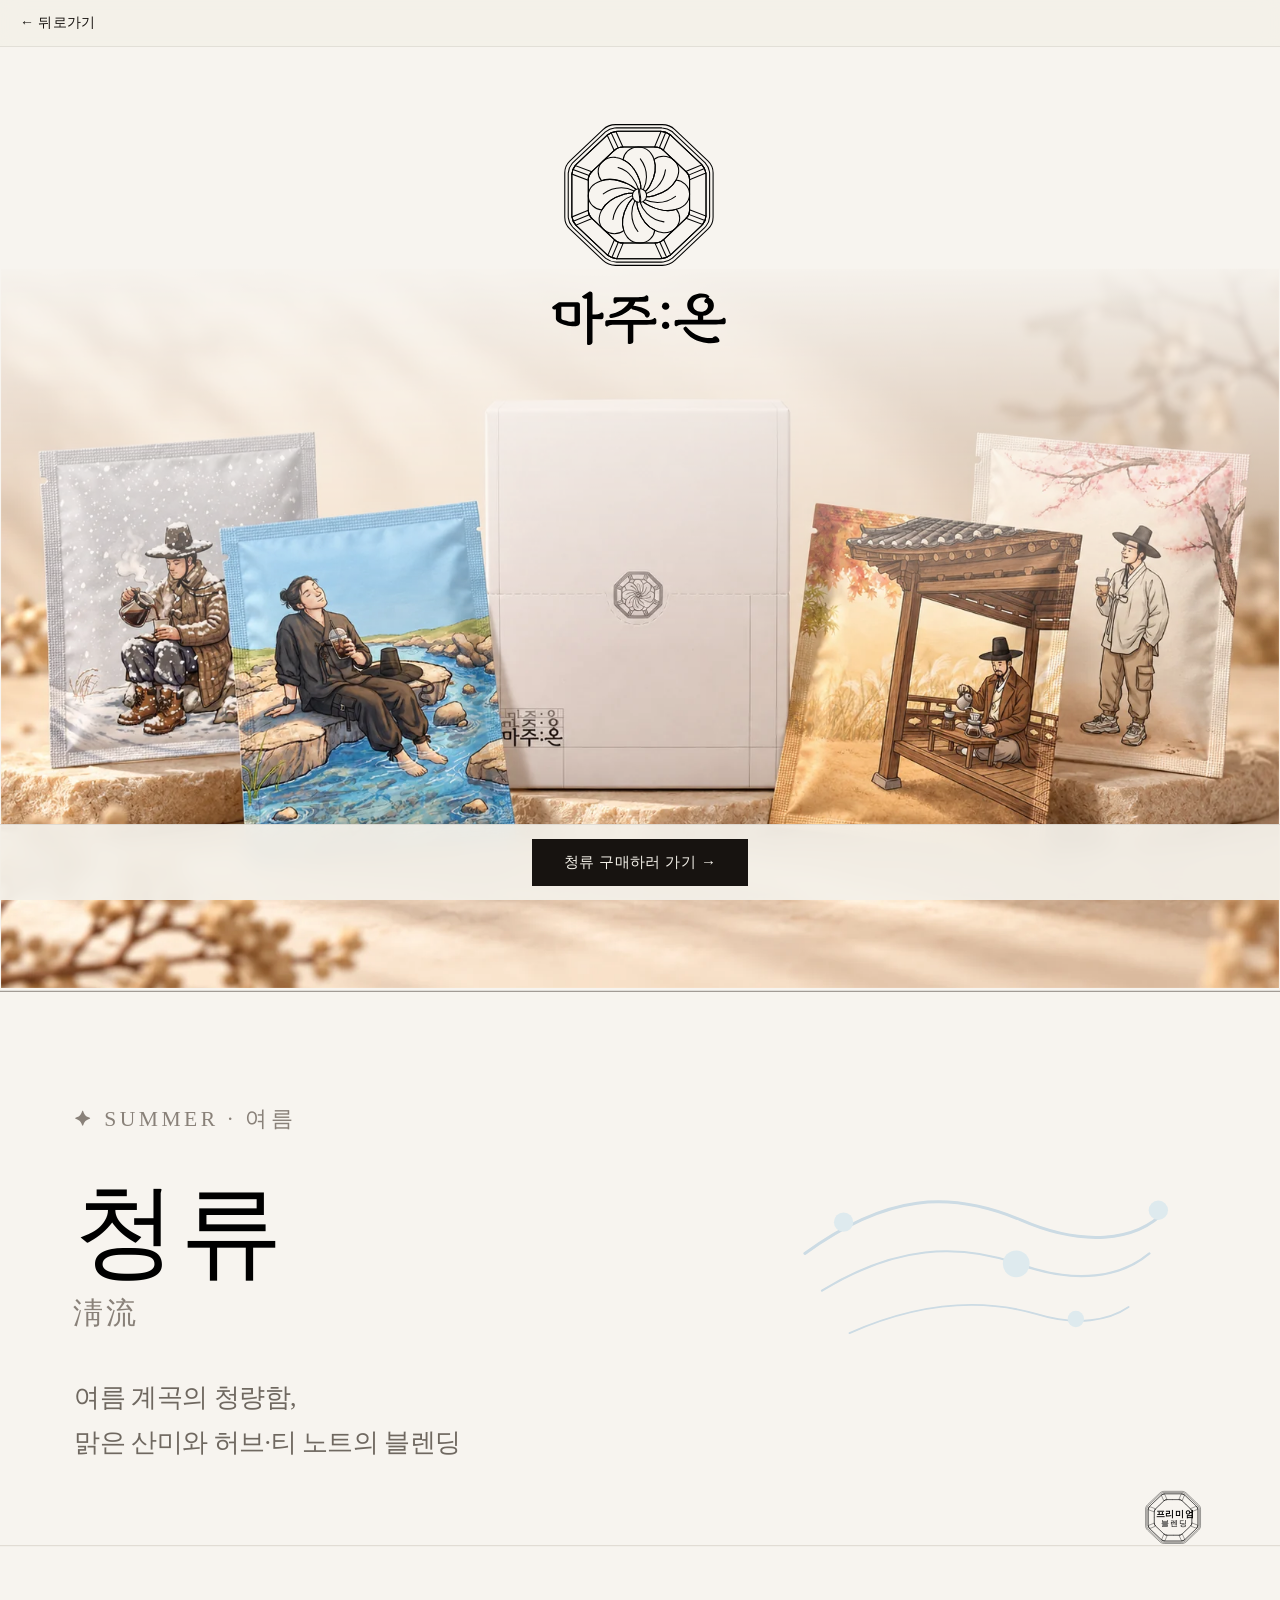
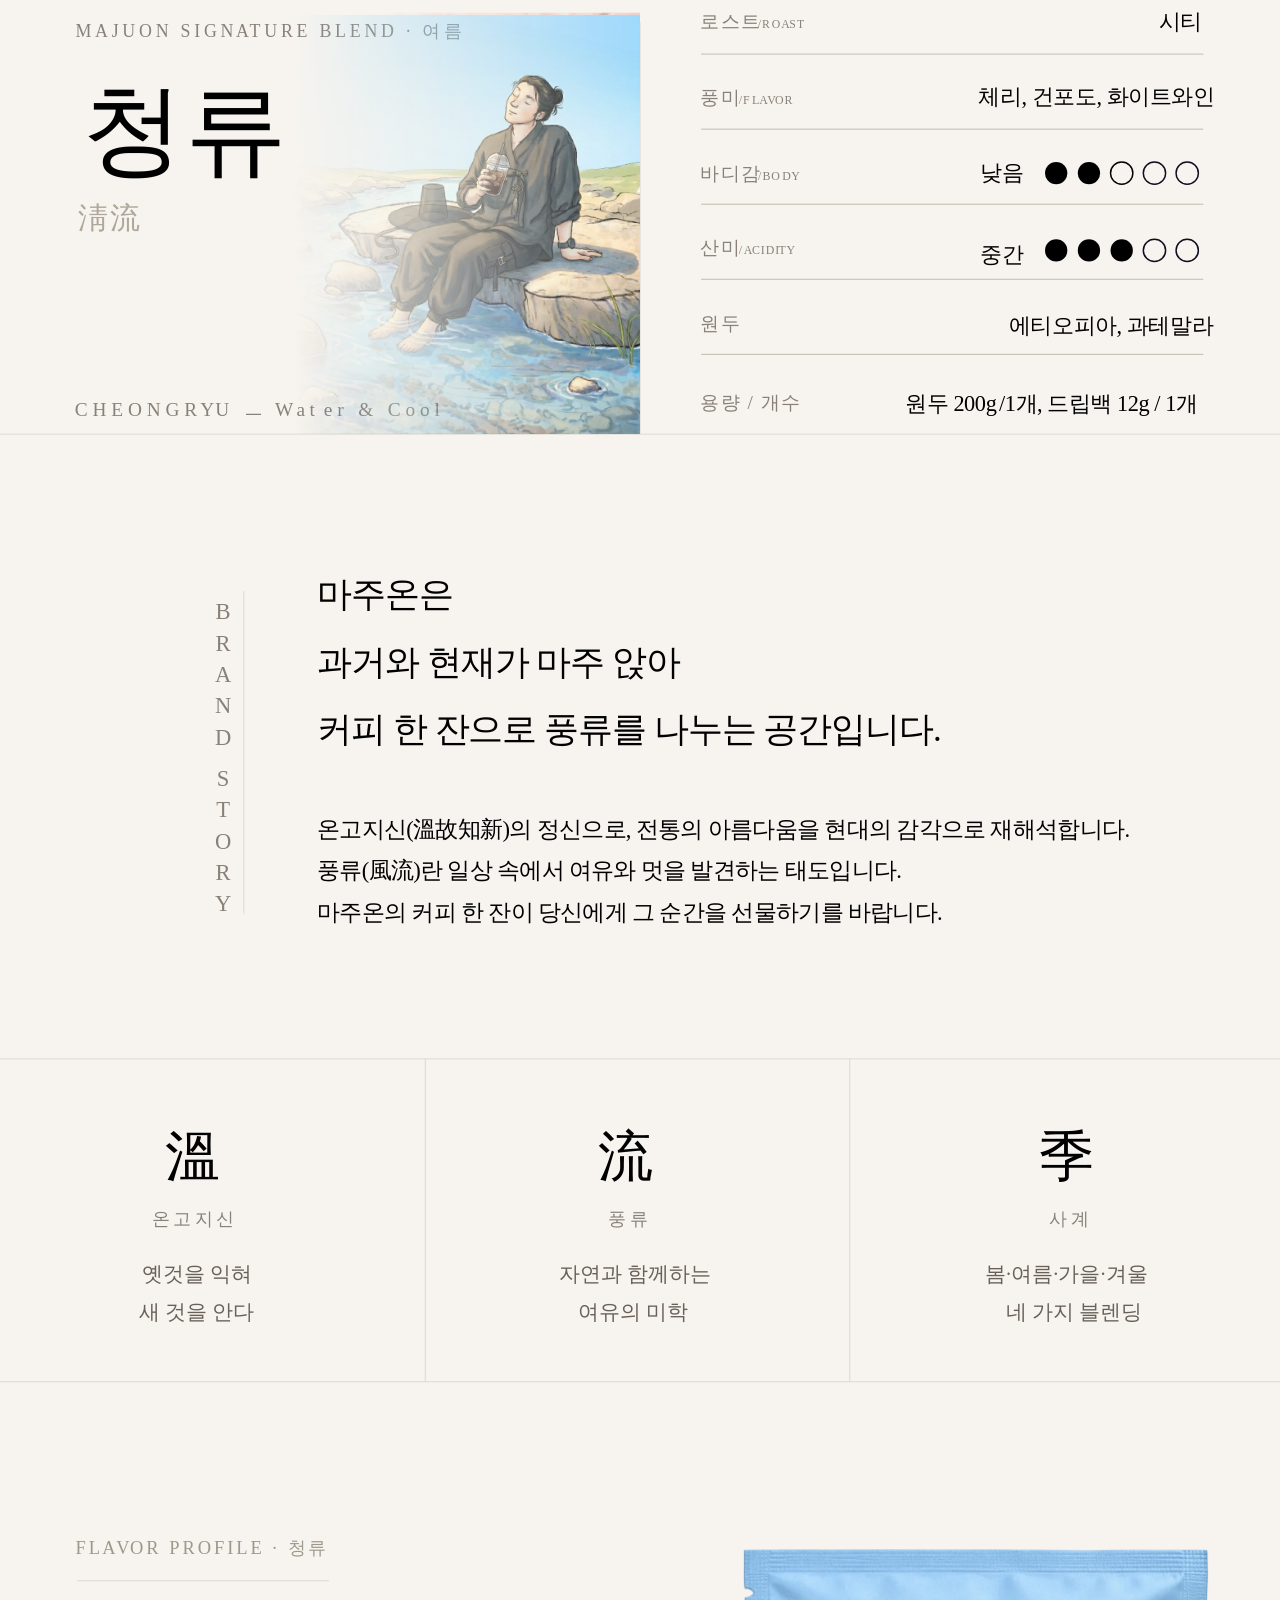
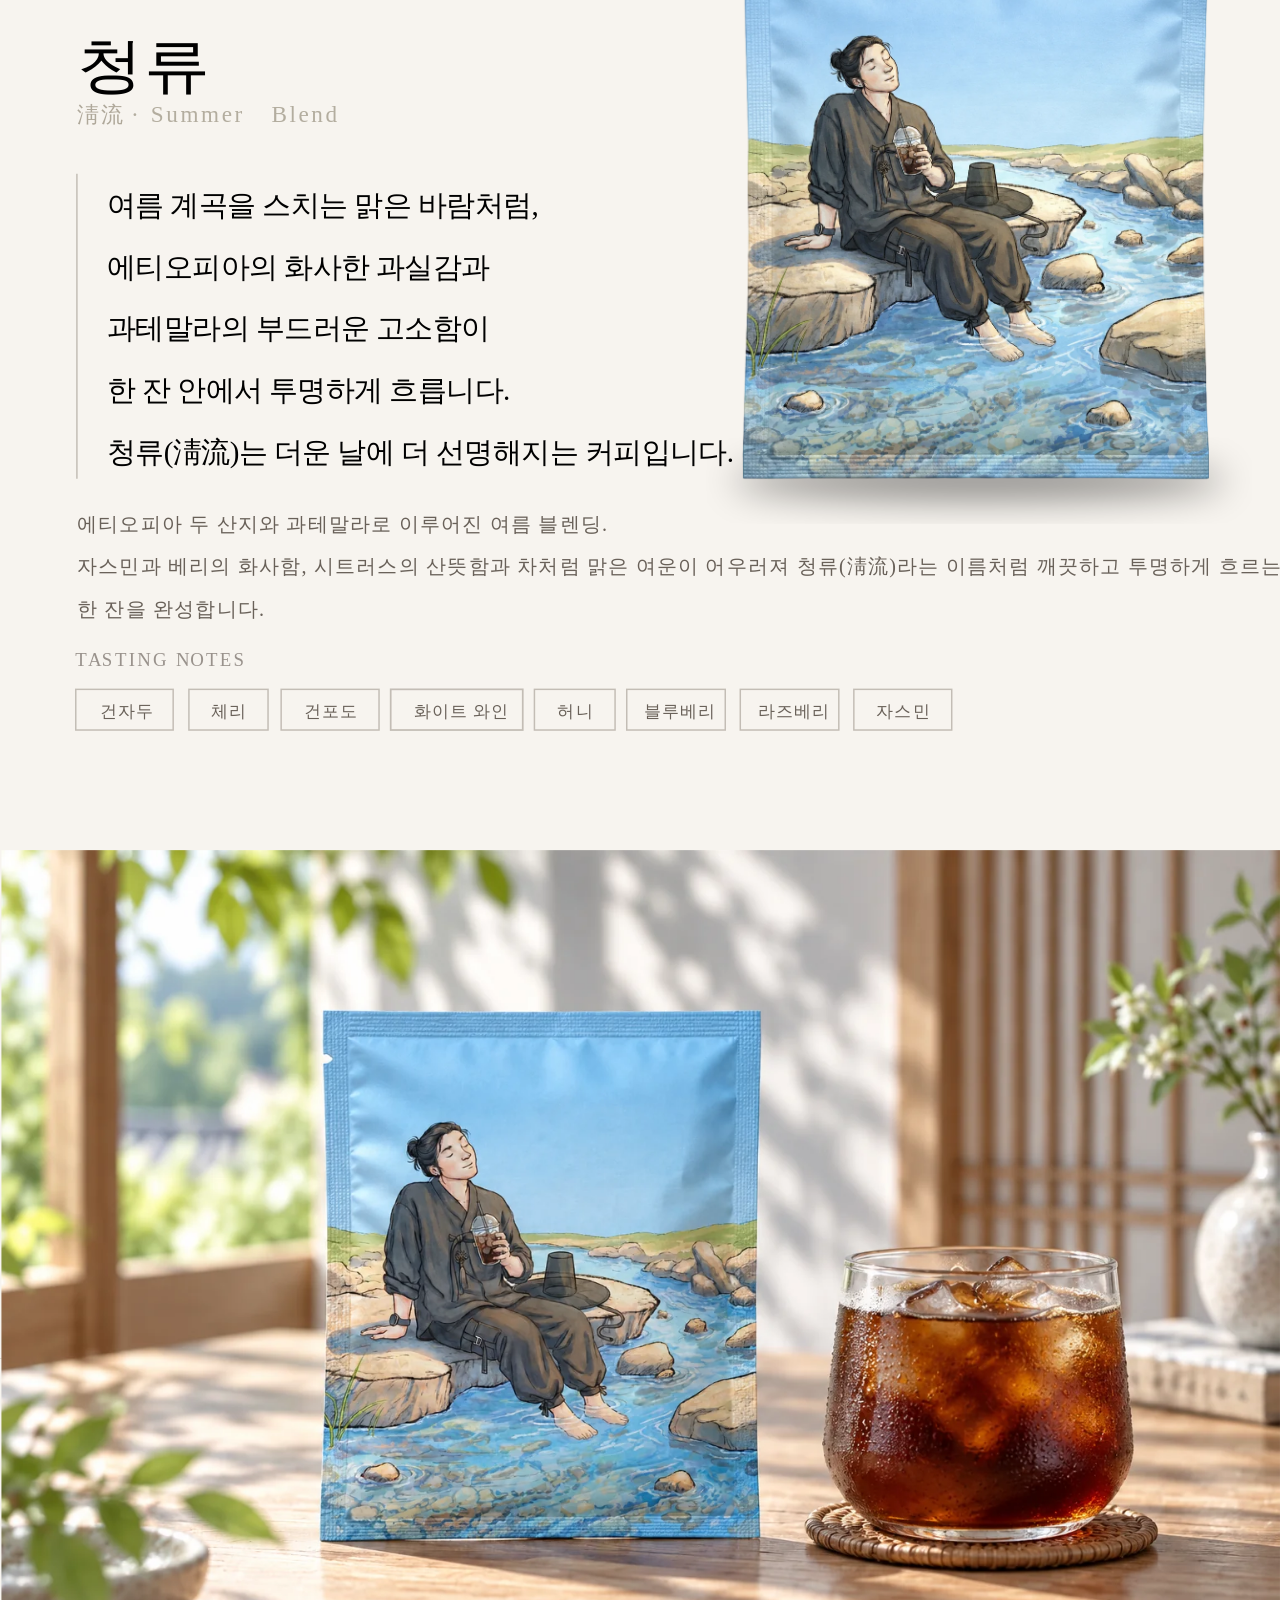
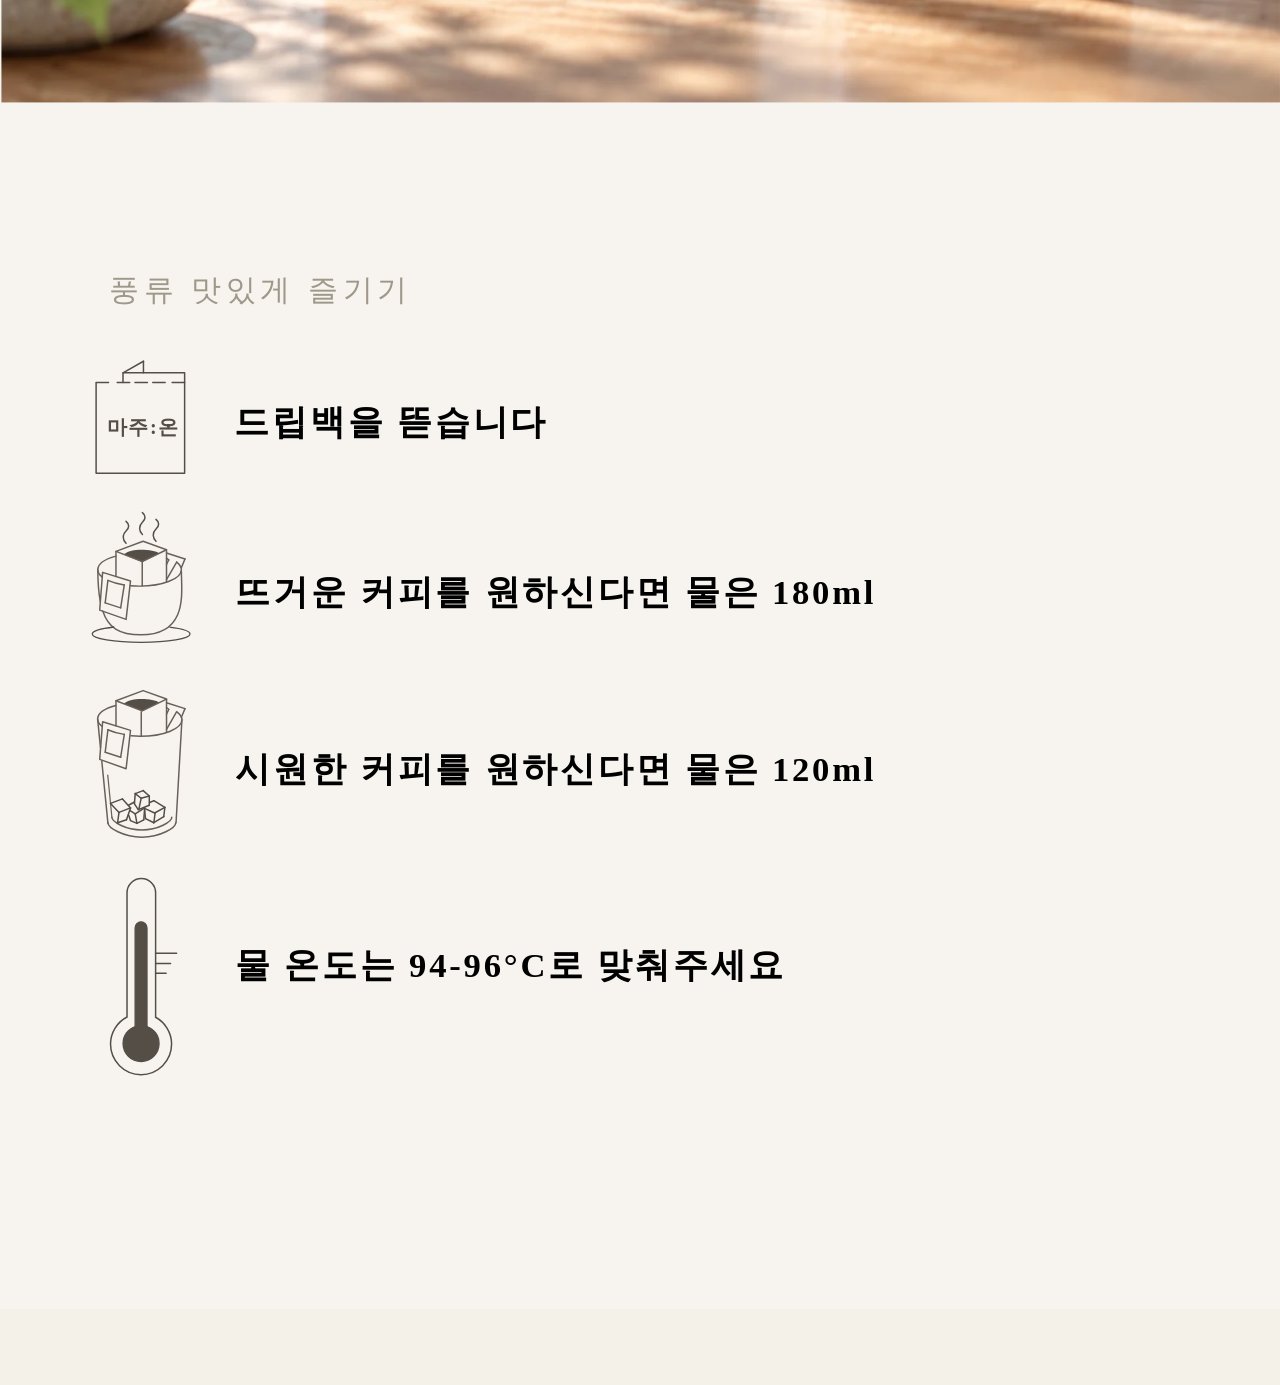
<file: cheongryu.html>
<!doctype html>
<html lang="ko">
<head>
<meta charset="utf-8">
<script>(function(){var ua=navigator.userAgent;if(!/KAKAOTALK/i.test(ua))return;var url=location.href;if(/Android/i.test(ua)){var noScheme=url.replace(/^https?:\/\//i,'');location.href='intent://'+noScheme+'#Intent;scheme=https;action=android.intent.action.VIEW;category=android.intent.category.BROWSABLE;S.browser_fallback_url='+encodeURIComponent(url)+';end';}else{location.href='kakaotalk://web/openExternal?url='+encodeURIComponent(url);}})();</script>
<meta name="viewport" content="width=device-width,initial-scale=1">
<meta name="description" content="여름 계곡을 스치는 맑은 바람, 산뜻한 산미와 투명한 여운의 블렌딩 — 마주온 청류(淸流) 상세 페이지.">
<title>청류 | MAJUON</title>
<style>
  :root{--paper:#f4f1e9;--ink:#171310}
  *{box-sizing:border-box}
  body{margin:0;background:var(--paper);color:var(--ink);font-family:-apple-system,BlinkMacSystemFont,"Noto Sans KR",sans-serif}
  .detail-top{position:sticky;top:0;z-index:10;display:flex;align-items:center;padding:14px 20px;background:rgba(244,241,233,.92);backdrop-filter:blur(10px);-webkit-backdrop-filter:blur(10px);border-bottom:1px solid rgba(23,19,16,.08)}
  .detail-top a{color:inherit;text-decoration:none;font-size:14px;letter-spacing:.02em}
  .detail-top a:hover{opacity:.7}
  .detail-img{display:block;width:100%;height:auto}
  .detail-buy{position:sticky;bottom:0;z-index:10;display:flex;justify-content:center;padding:14px 20px calc(14px + env(safe-area-inset-bottom));background:rgba(244,241,233,.94);backdrop-filter:blur(10px);-webkit-backdrop-filter:blur(10px);border-top:1px solid rgba(23,19,16,.08)}
  .detail-buy a{display:inline-flex;align-items:center;gap:10px;padding:14px 32px;background:var(--ink);color:var(--paper);text-decoration:none;font-size:15px;letter-spacing:.03em;transition:opacity .2s ease}
  .detail-buy a:hover{opacity:.85}
</style>
</head>
<body>
<div class="detail-top"><a href="index.html#byeongpung" onclick="if(history.length>1){history.back();return false}">← 뒤로가기</a></div>
<img class="detail-img" src="assets/detail/cheongryu.svg" alt="청류(淸流) 상세 페이지" width="1720" height="8146">
<div class="detail-buy"><a href="https://smartstore.naver.com/majuoncoffee" target="_blank" rel="noopener noreferrer">청류 구매하러 가기 →</a></div>
</body>
</html>
</file>
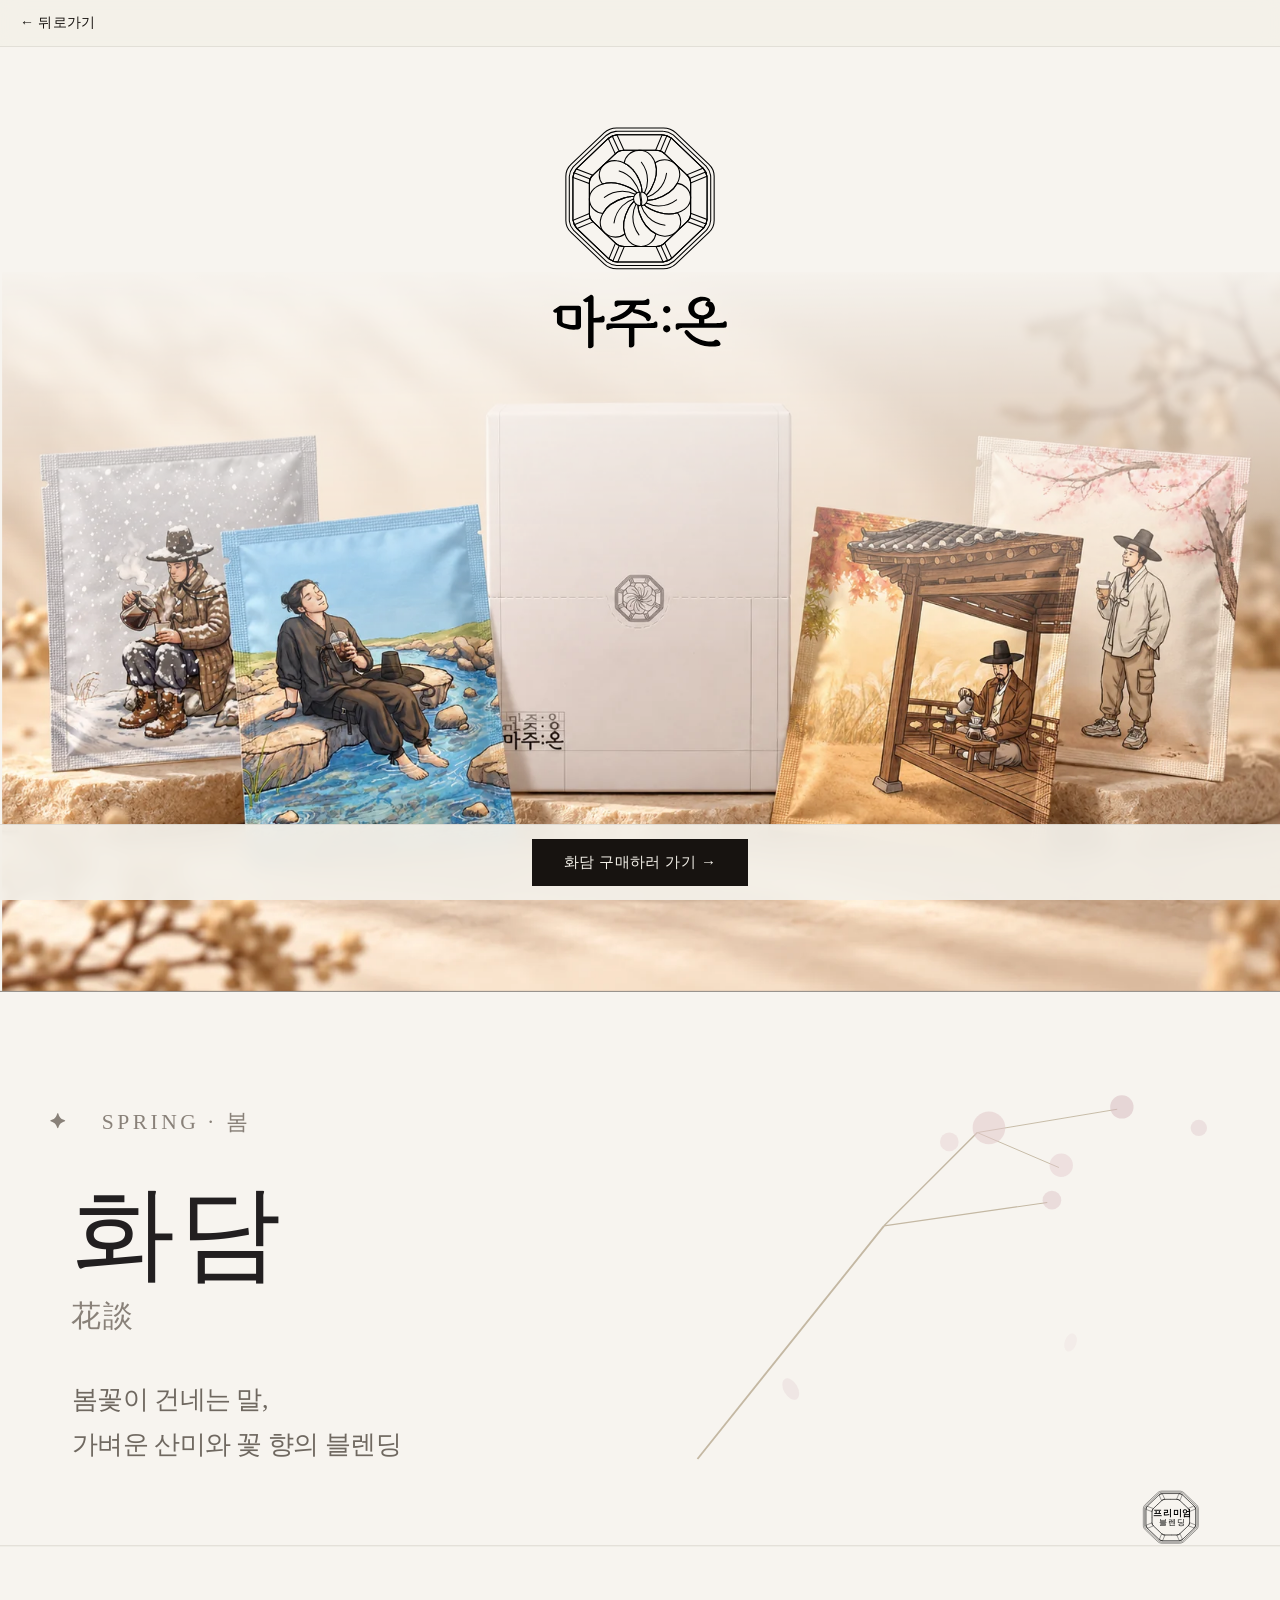
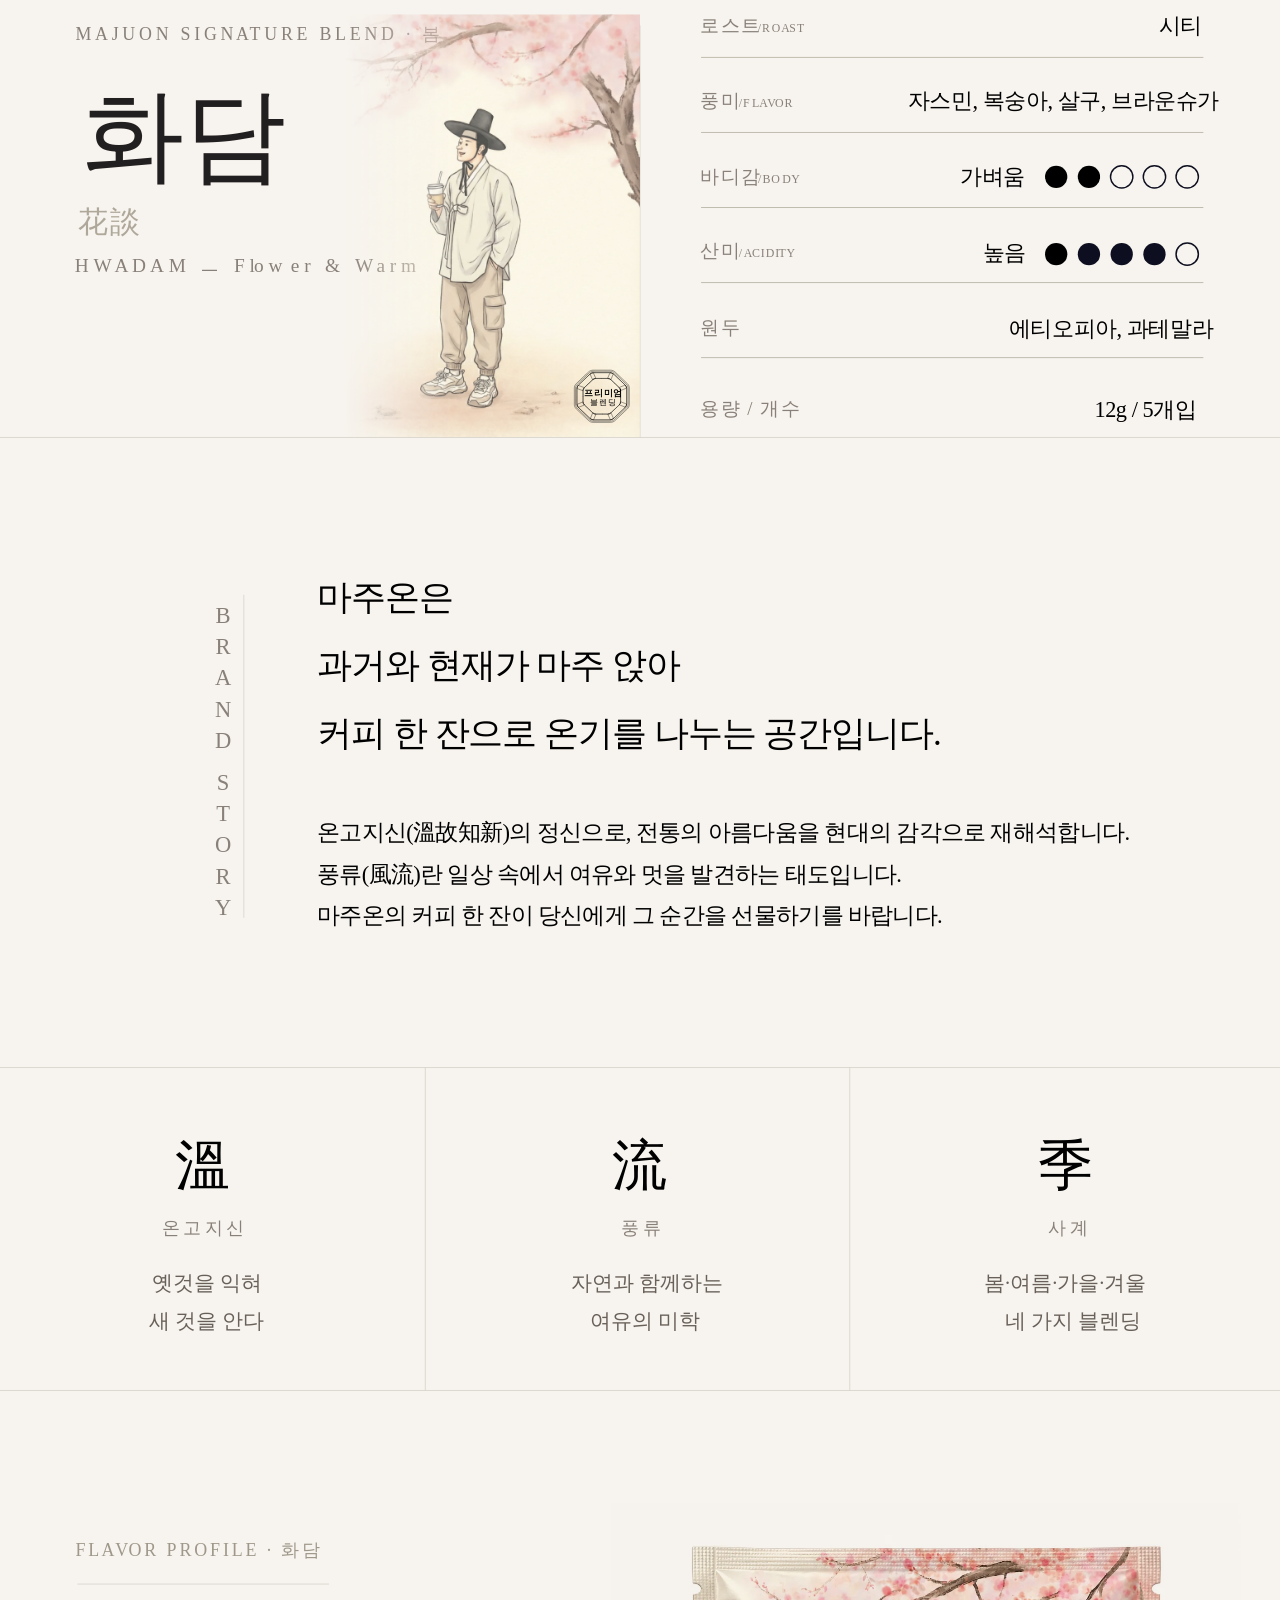
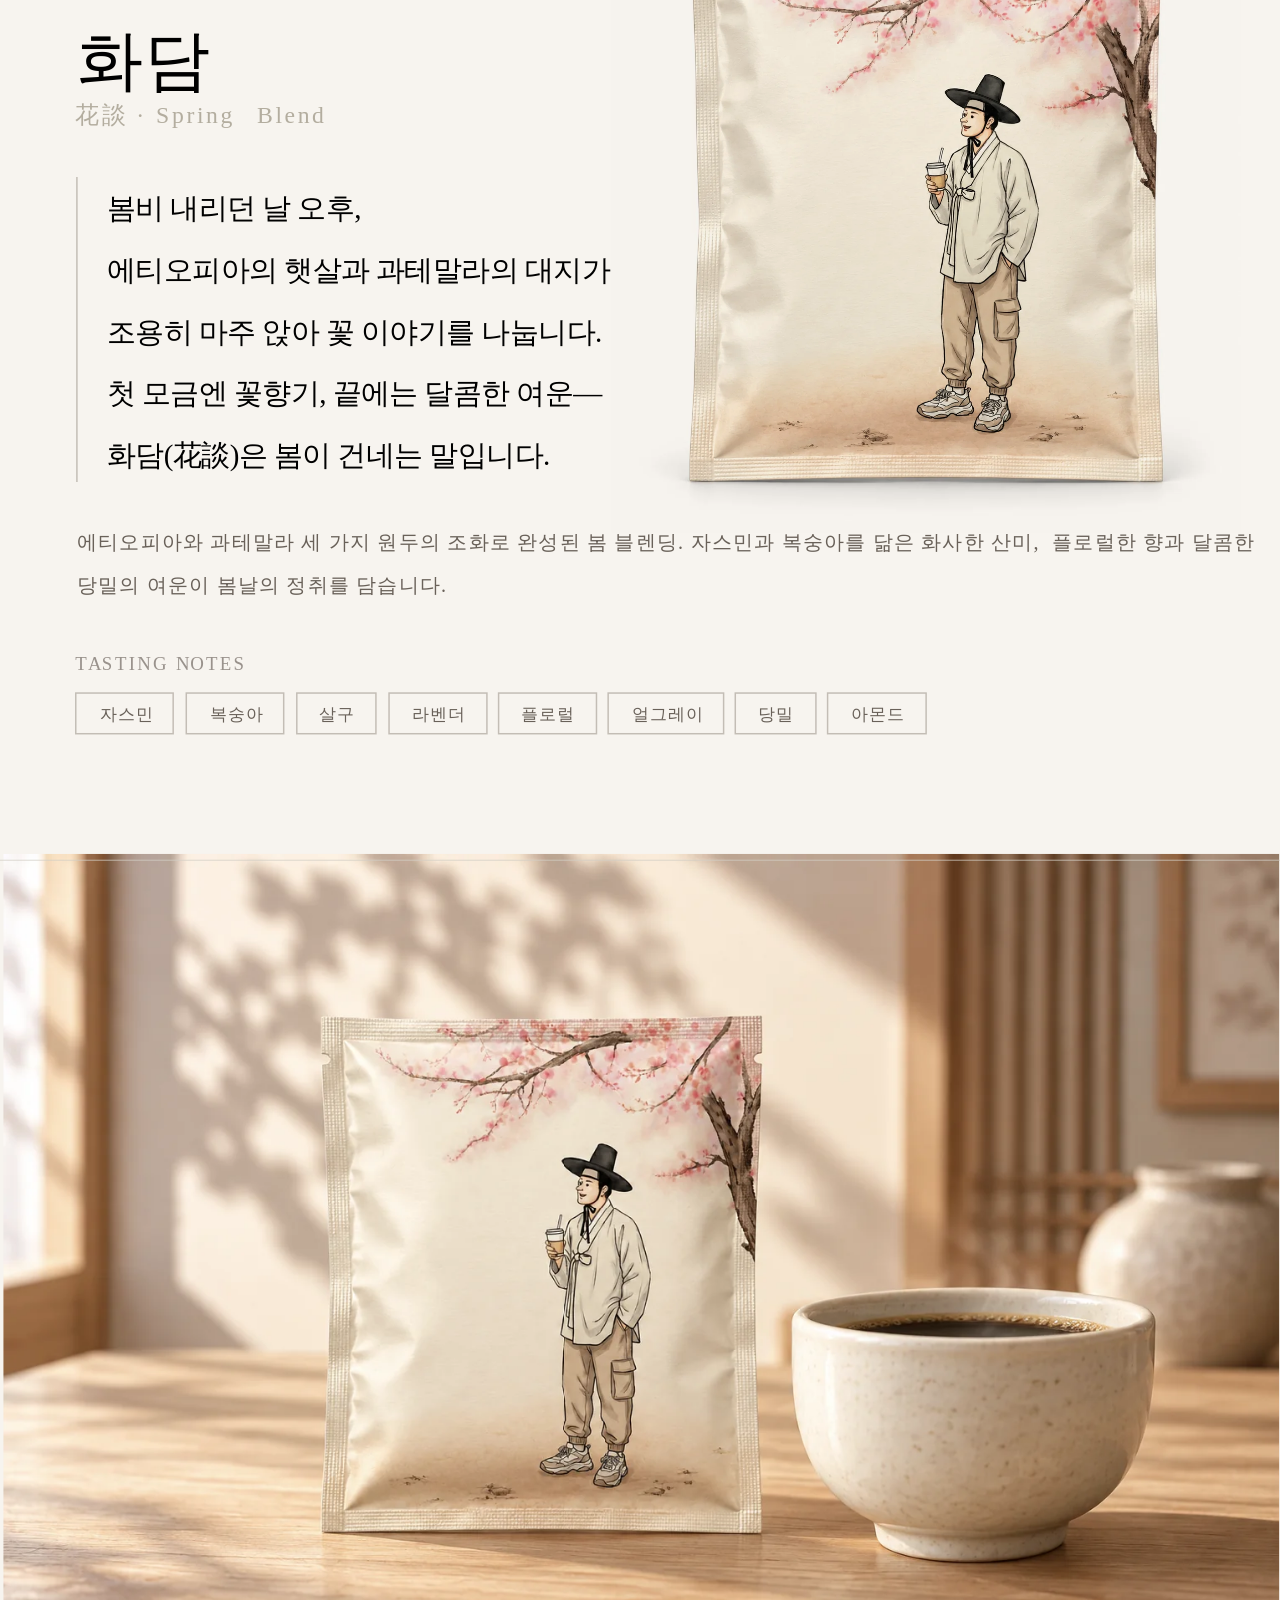
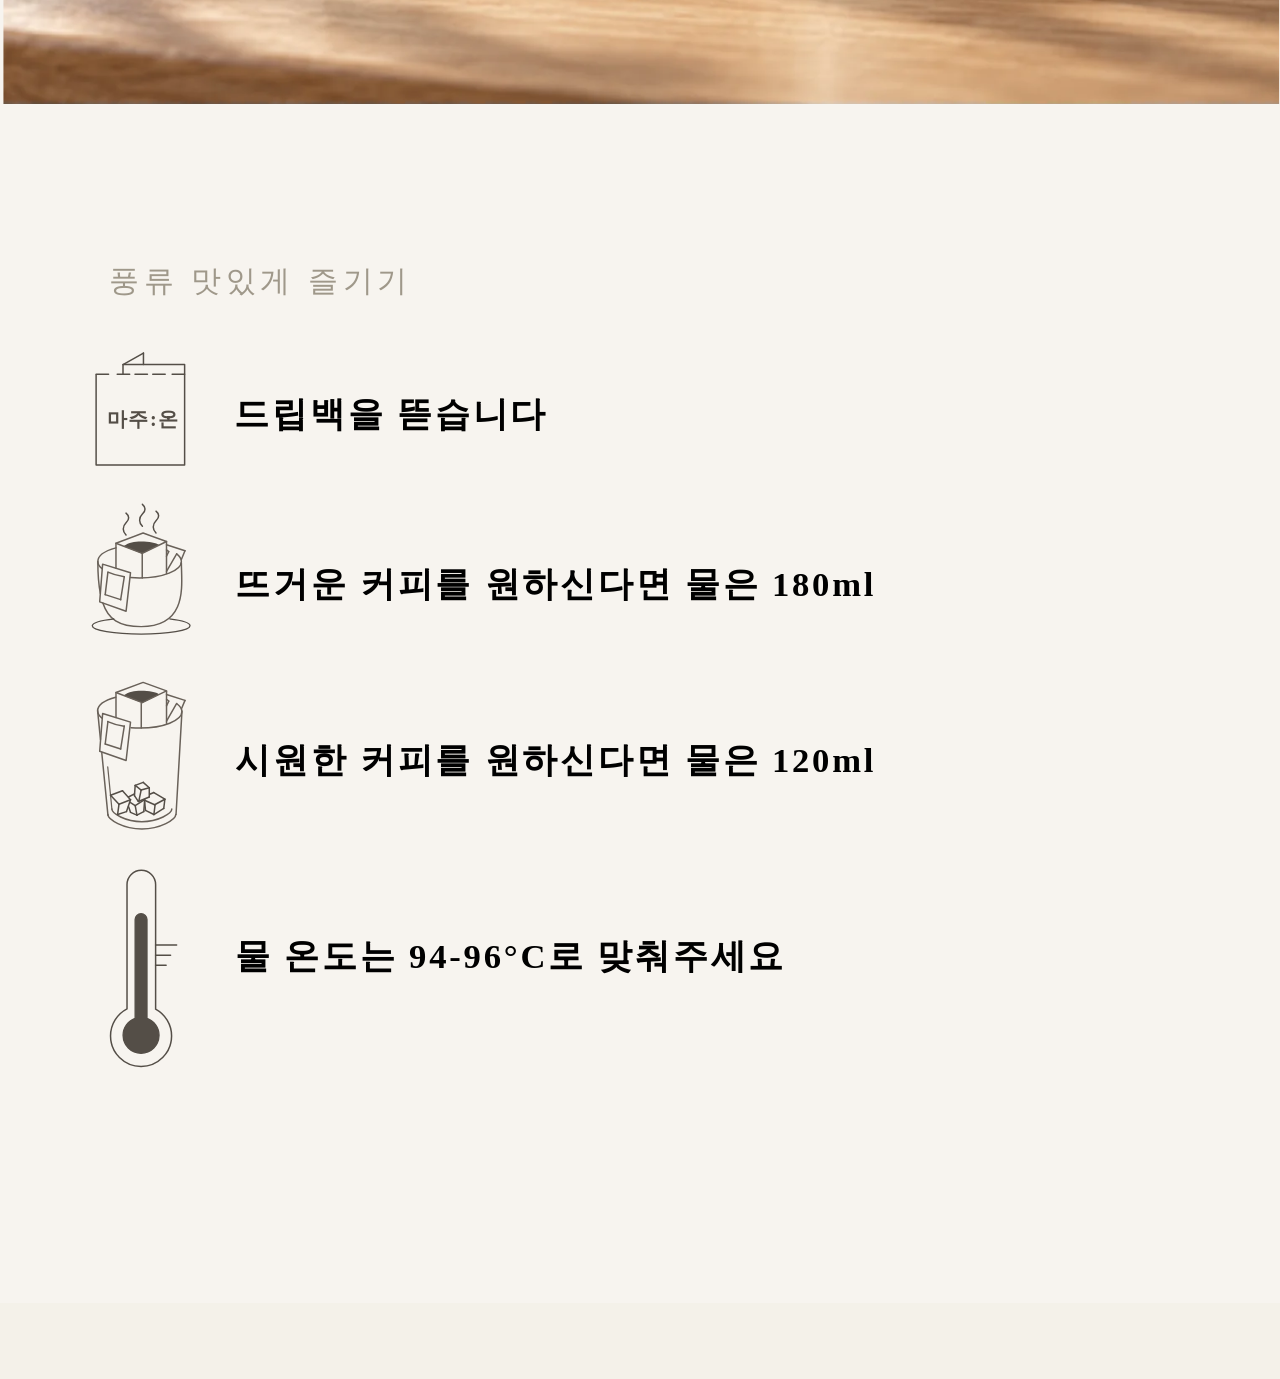
<file: hwadam.html>
<!doctype html>
<html lang="ko">
<head>
<meta charset="utf-8">
<script>(function(){var ua=navigator.userAgent;if(!/KAKAOTALK/i.test(ua))return;var url=location.href;if(/Android/i.test(ua)){var noScheme=url.replace(/^https?:\/\//i,'');location.href='intent://'+noScheme+'#Intent;scheme=https;action=android.intent.action.VIEW;category=android.intent.category.BROWSABLE;S.browser_fallback_url='+encodeURIComponent(url)+';end';}else{location.href='kakaotalk://web/openExternal?url='+encodeURIComponent(url);}})();</script>
<meta name="viewport" content="width=device-width,initial-scale=1">
<meta name="description" content="봄꽃이 건네는 말, 가벼운 산미와 꽃 향의 블렌딩 — 마주온 화담(花談) 상세 페이지.">
<title>화담 | MAJUON</title>
<style>
  :root{--paper:#f4f1e9;--ink:#171310}
  *{box-sizing:border-box}
  body{margin:0;background:var(--paper);color:var(--ink);font-family:-apple-system,BlinkMacSystemFont,"Noto Sans KR",sans-serif}
  .detail-top{position:sticky;top:0;z-index:10;display:flex;align-items:center;padding:14px 20px;background:rgba(244,241,233,.92);backdrop-filter:blur(10px);-webkit-backdrop-filter:blur(10px);border-bottom:1px solid rgba(23,19,16,.08)}
  .detail-top a{color:inherit;text-decoration:none;font-size:14px;letter-spacing:.02em}
  .detail-top a:hover{opacity:.7}
  .detail-img{display:block;width:100%;height:auto}
  .detail-buy{position:sticky;bottom:0;z-index:10;display:flex;justify-content:center;padding:14px 20px calc(14px + env(safe-area-inset-bottom));background:rgba(244,241,233,.94);backdrop-filter:blur(10px);-webkit-backdrop-filter:blur(10px);border-top:1px solid rgba(23,19,16,.08)}
  .detail-buy a{display:inline-flex;align-items:center;gap:10px;padding:14px 32px;background:var(--ink);color:var(--paper);text-decoration:none;font-size:15px;letter-spacing:.03em;transition:opacity .2s ease}
  .detail-buy a:hover{opacity:.85}
</style>
</head>
<body>
<div class="detail-top"><a href="index.html#byeongpung" onclick="if(history.length>1){history.back();return false}">← 뒤로가기</a></div>
<img class="detail-img" src="assets/detail/hwadam.svg" alt="화담(花談) 상세 페이지" width="1720" height="8138">
<div class="detail-buy"><a href="https://smartstore.naver.com/majuoncoffee" target="_blank" rel="noopener noreferrer">화담 구매하러 가기 →</a></div>
</body>
</html>
</file>
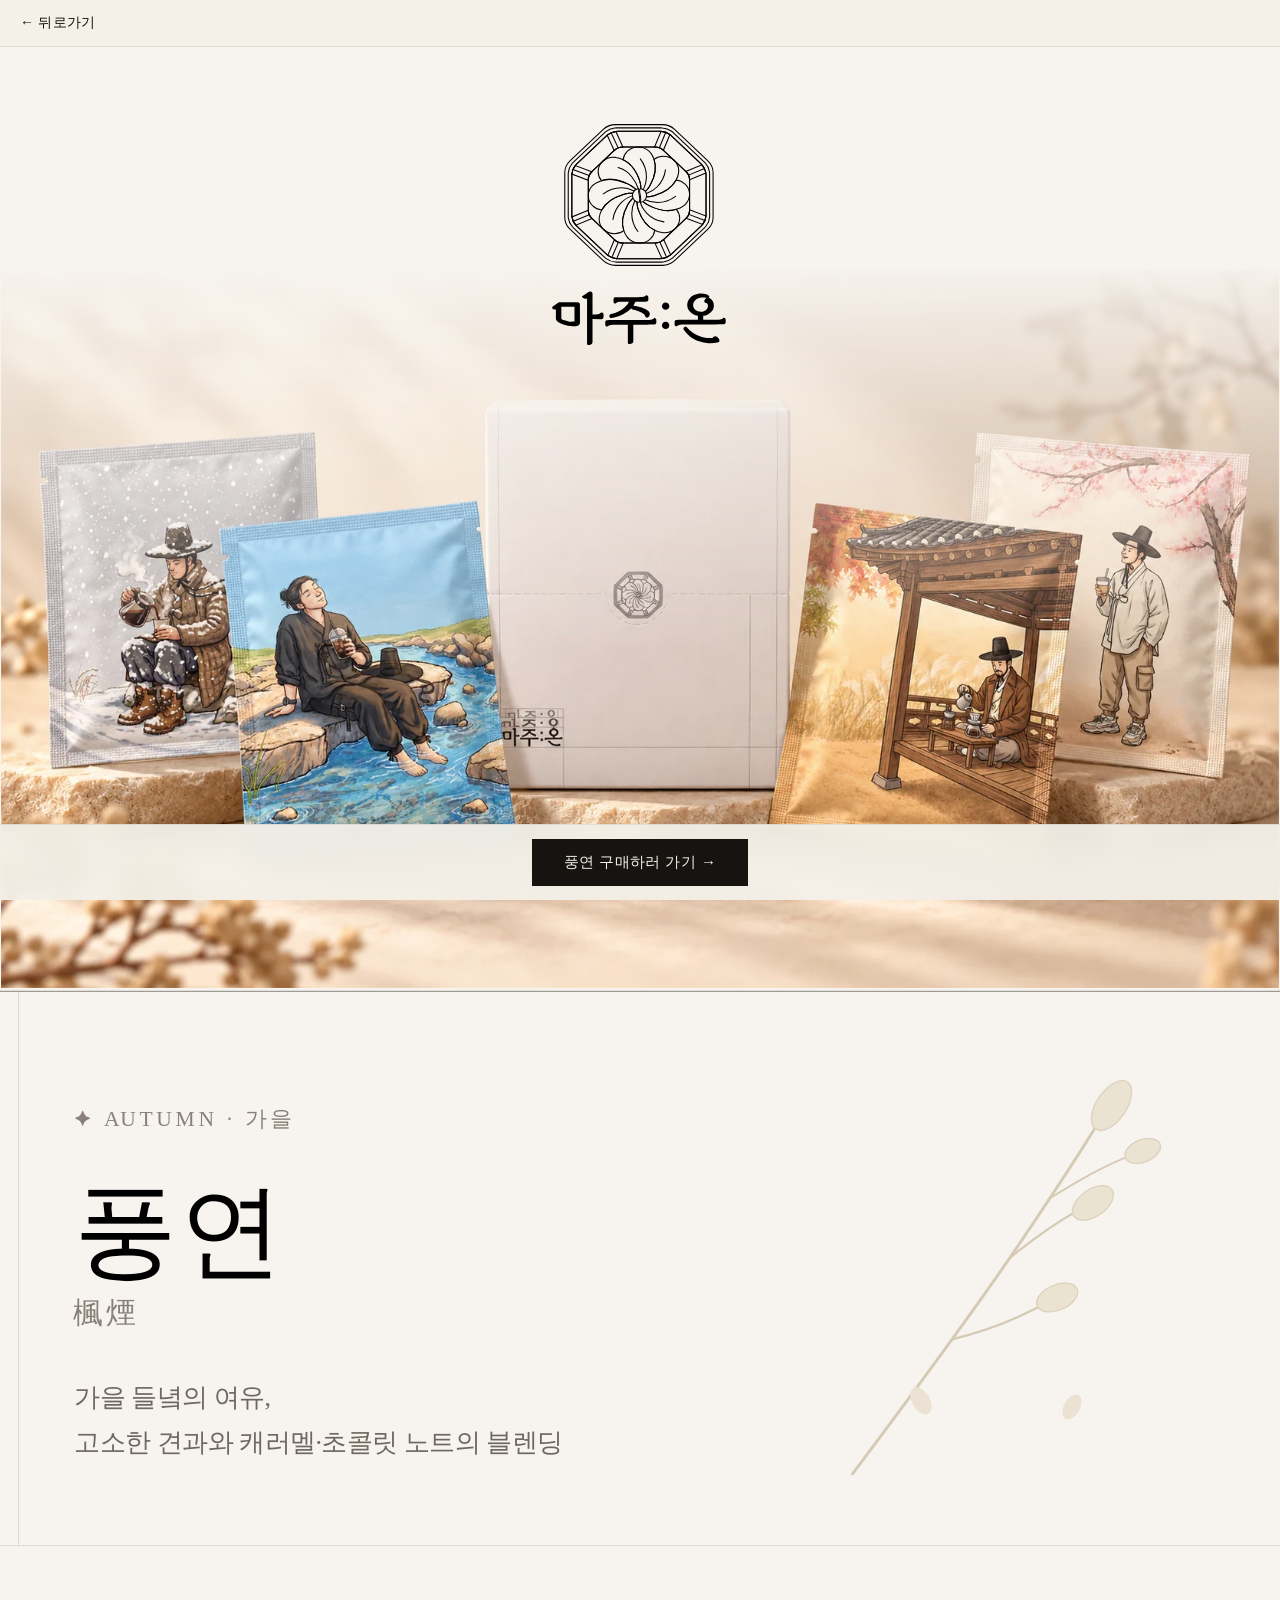
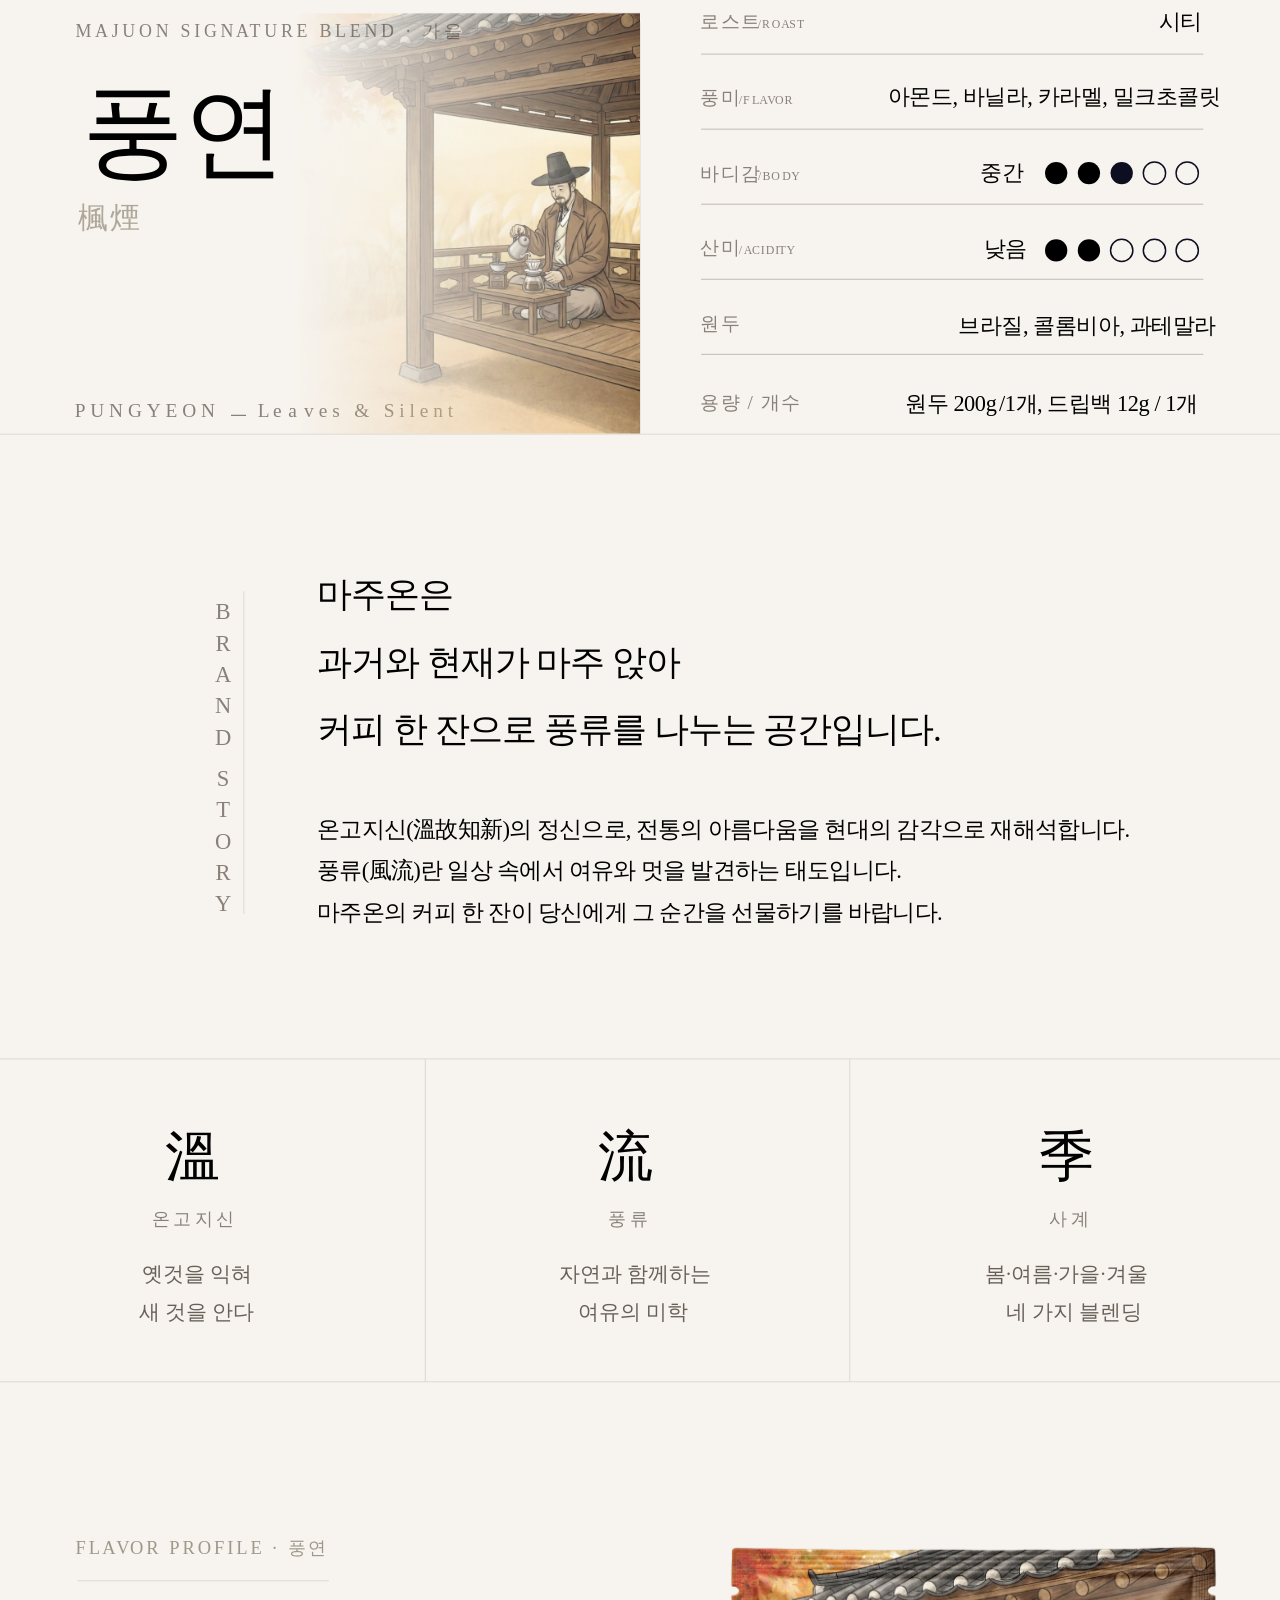
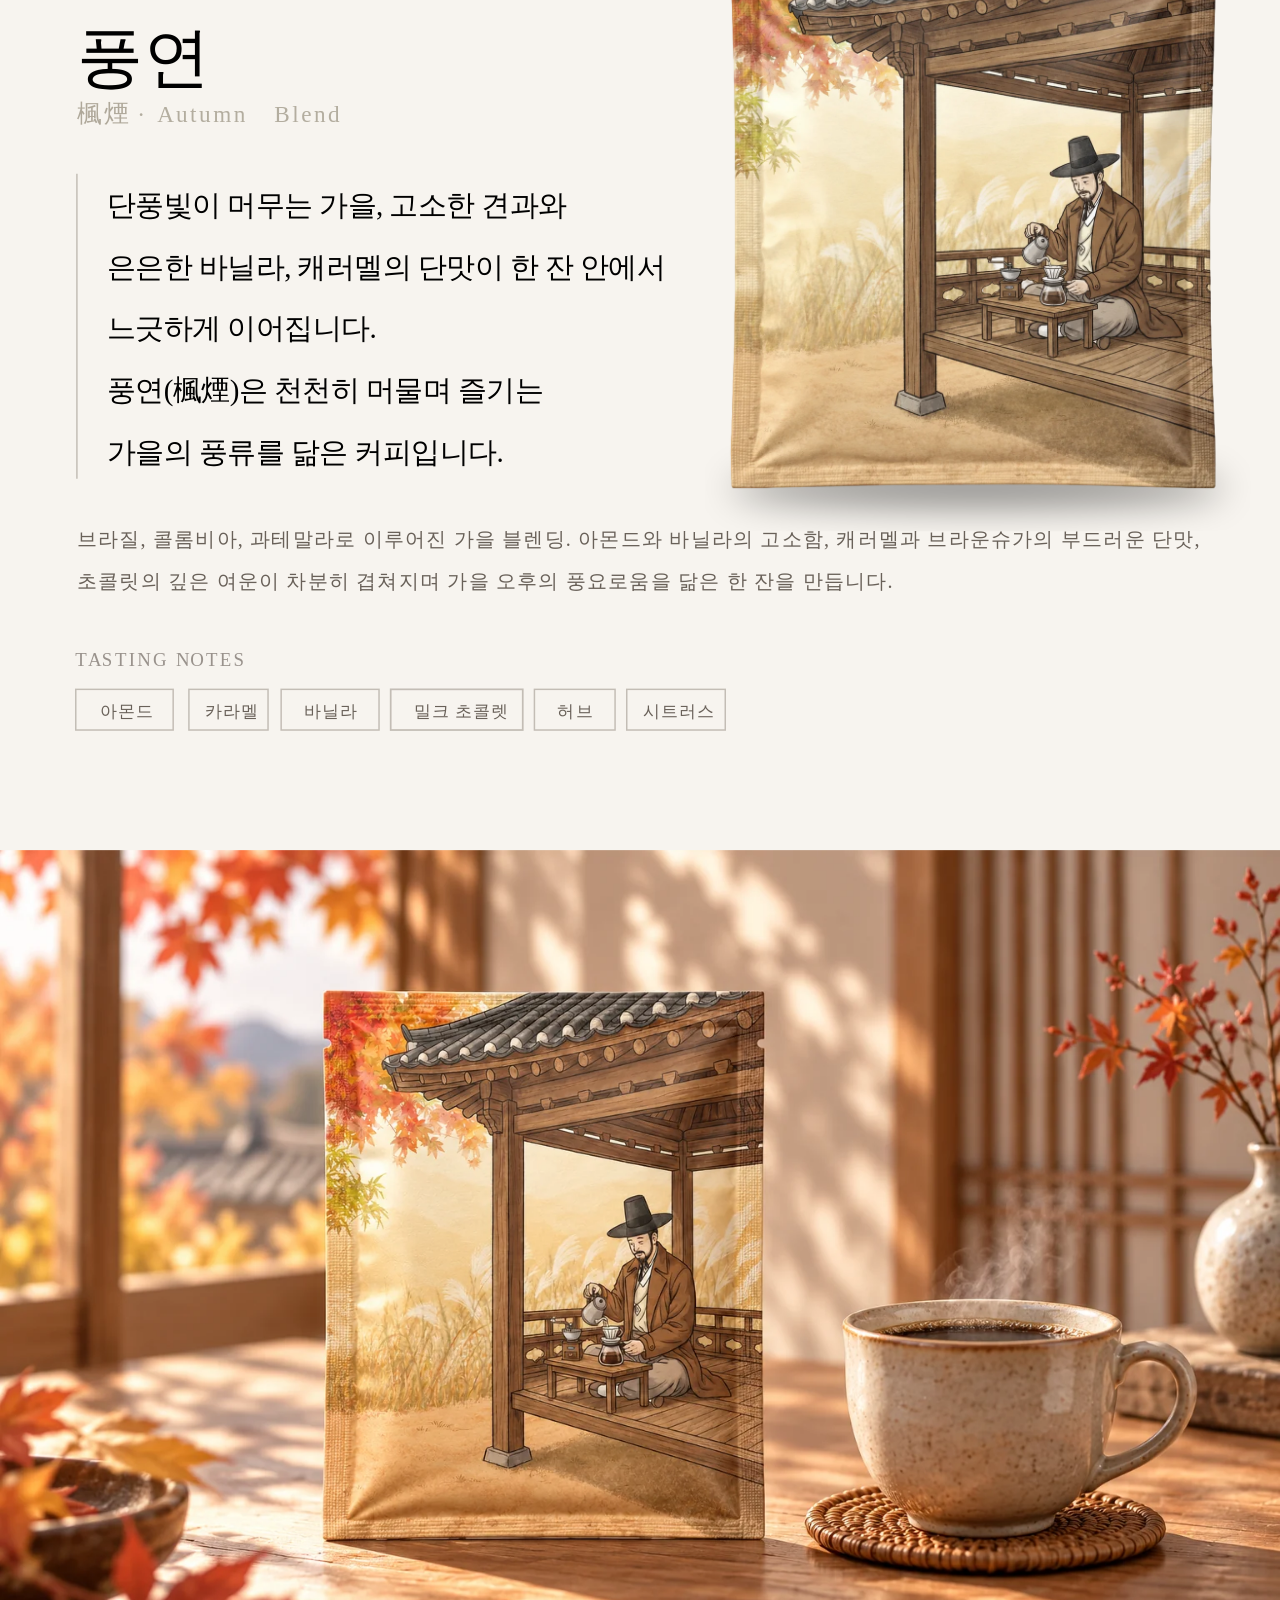
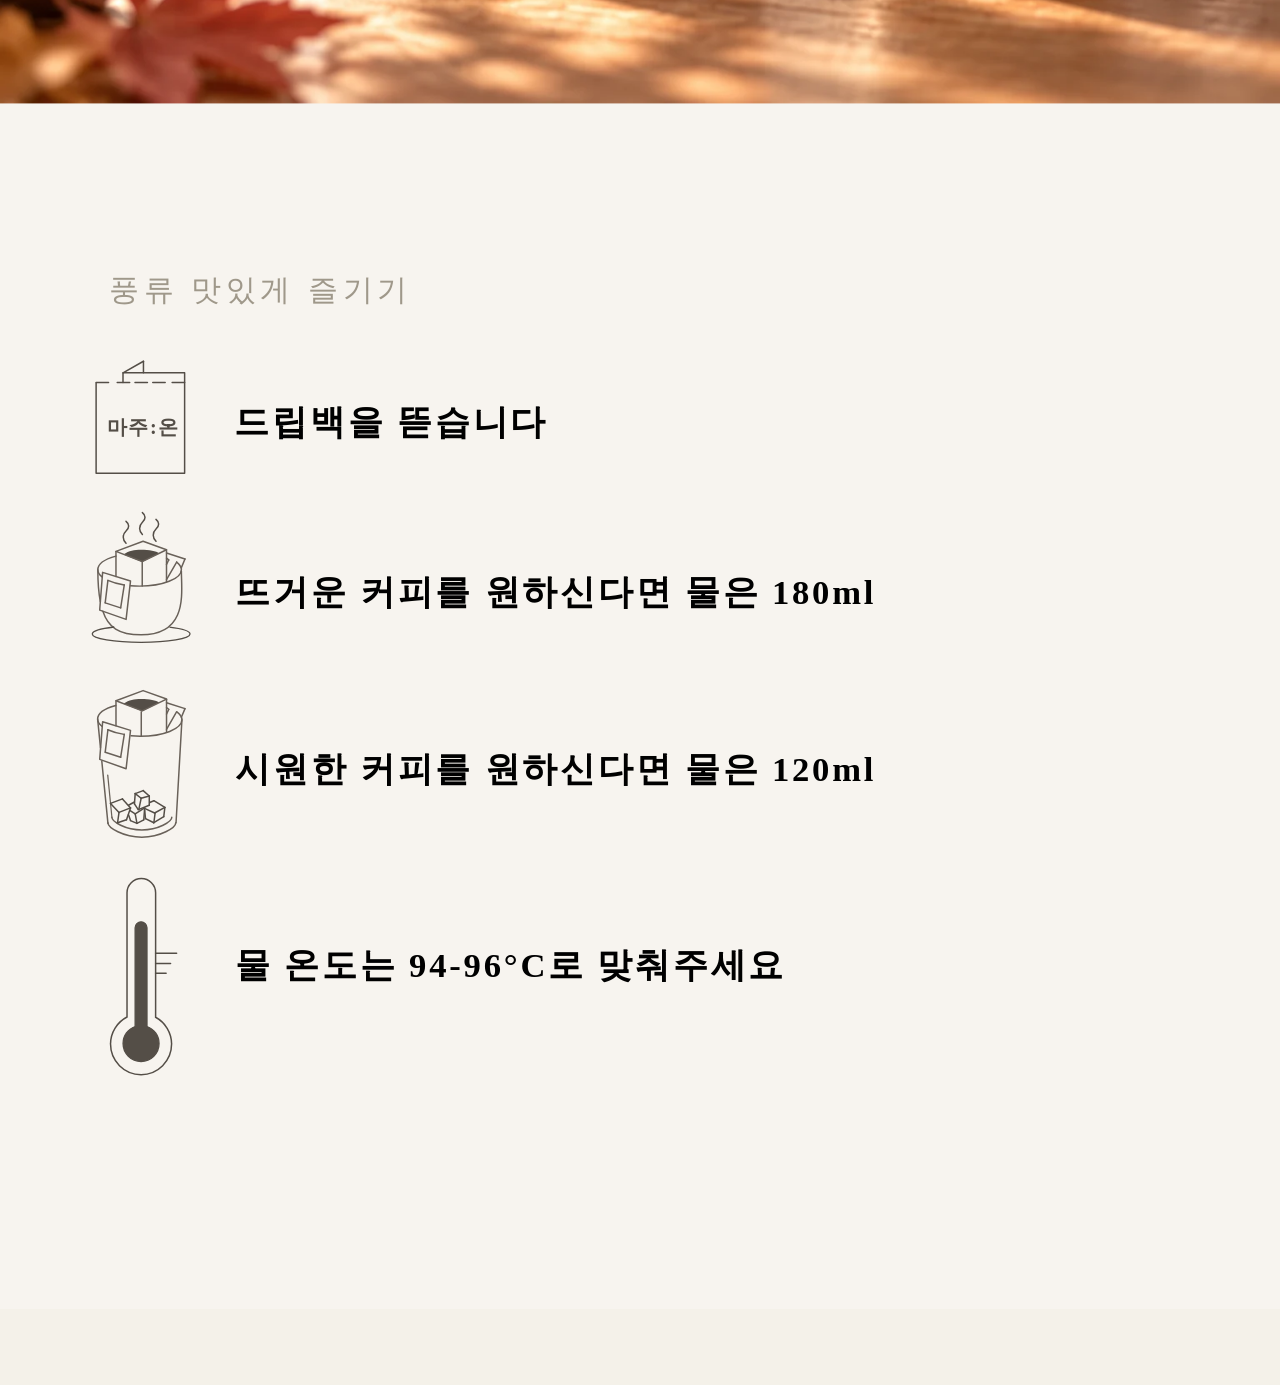
<file: pungyeon.html>
<!doctype html>
<html lang="ko">
<head>
<meta charset="utf-8">
<script>(function(){var ua=navigator.userAgent;if(!/KAKAOTALK/i.test(ua))return;var url=location.href;if(/Android/i.test(ua)){var noScheme=url.replace(/^https?:\/\//i,'');location.href='intent://'+noScheme+'#Intent;scheme=https;action=android.intent.action.VIEW;category=android.intent.category.BROWSABLE;S.browser_fallback_url='+encodeURIComponent(url)+';end';}else{location.href='kakaotalk://web/openExternal?url='+encodeURIComponent(url);}})();</script>
<meta name="viewport" content="width=device-width,initial-scale=1">
<meta name="description" content="단풍빛이 머무는 가을, 고소한 견과와 캐러멜의 은은한 단맛이 이어지는 — 마주온 풍연(楓煙) 상세 페이지.">
<title>풍연 | MAJUON</title>
<style>
  :root{--paper:#f4f1e9;--ink:#171310}
  *{box-sizing:border-box}
  body{margin:0;background:var(--paper);color:var(--ink);font-family:-apple-system,BlinkMacSystemFont,"Noto Sans KR",sans-serif}
  .detail-top{position:sticky;top:0;z-index:10;display:flex;align-items:center;padding:14px 20px;background:rgba(244,241,233,.92);backdrop-filter:blur(10px);-webkit-backdrop-filter:blur(10px);border-bottom:1px solid rgba(23,19,16,.08)}
  .detail-top a{color:inherit;text-decoration:none;font-size:14px;letter-spacing:.02em}
  .detail-top a:hover{opacity:.7}
  .detail-img{display:block;width:100%;height:auto}
  .detail-buy{position:sticky;bottom:0;z-index:10;display:flex;justify-content:center;padding:14px 20px calc(14px + env(safe-area-inset-bottom));background:rgba(244,241,233,.94);backdrop-filter:blur(10px);-webkit-backdrop-filter:blur(10px);border-top:1px solid rgba(23,19,16,.08)}
  .detail-buy a{display:inline-flex;align-items:center;gap:10px;padding:14px 32px;background:var(--ink);color:var(--paper);text-decoration:none;font-size:15px;letter-spacing:.03em;transition:opacity .2s ease}
  .detail-buy a:hover{opacity:.85}
</style>
</head>
<body>
<div class="detail-top"><a href="index.html#byeongpung" onclick="if(history.length>1){history.back();return false}">← 뒤로가기</a></div>
<img class="detail-img" src="assets/detail/pungyeon.svg" alt="풍연(楓煙) 상세 페이지" width="1720" height="8146">
<div class="detail-buy"><a href="https://smartstore.naver.com/majuoncoffee" target="_blank" rel="noopener noreferrer">풍연 구매하러 가기 →</a></div>
</body>
</html>
</file>
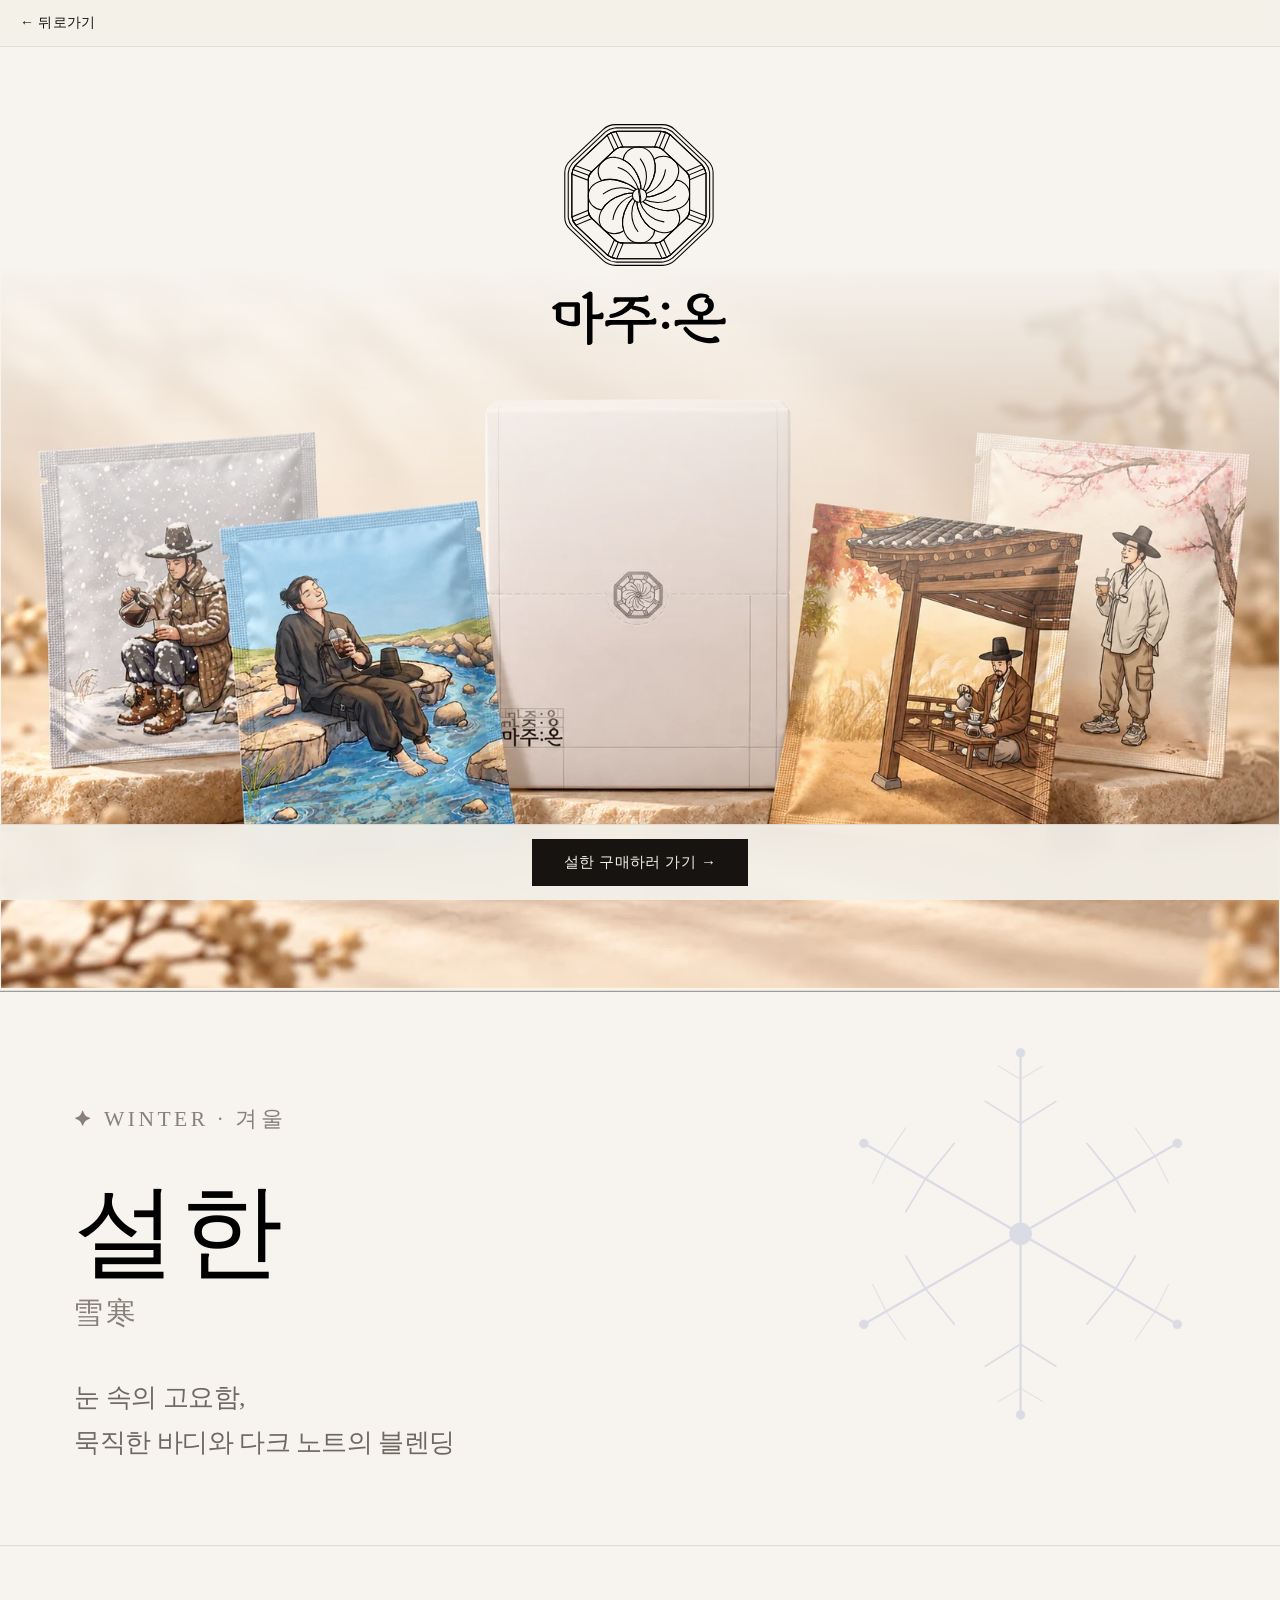
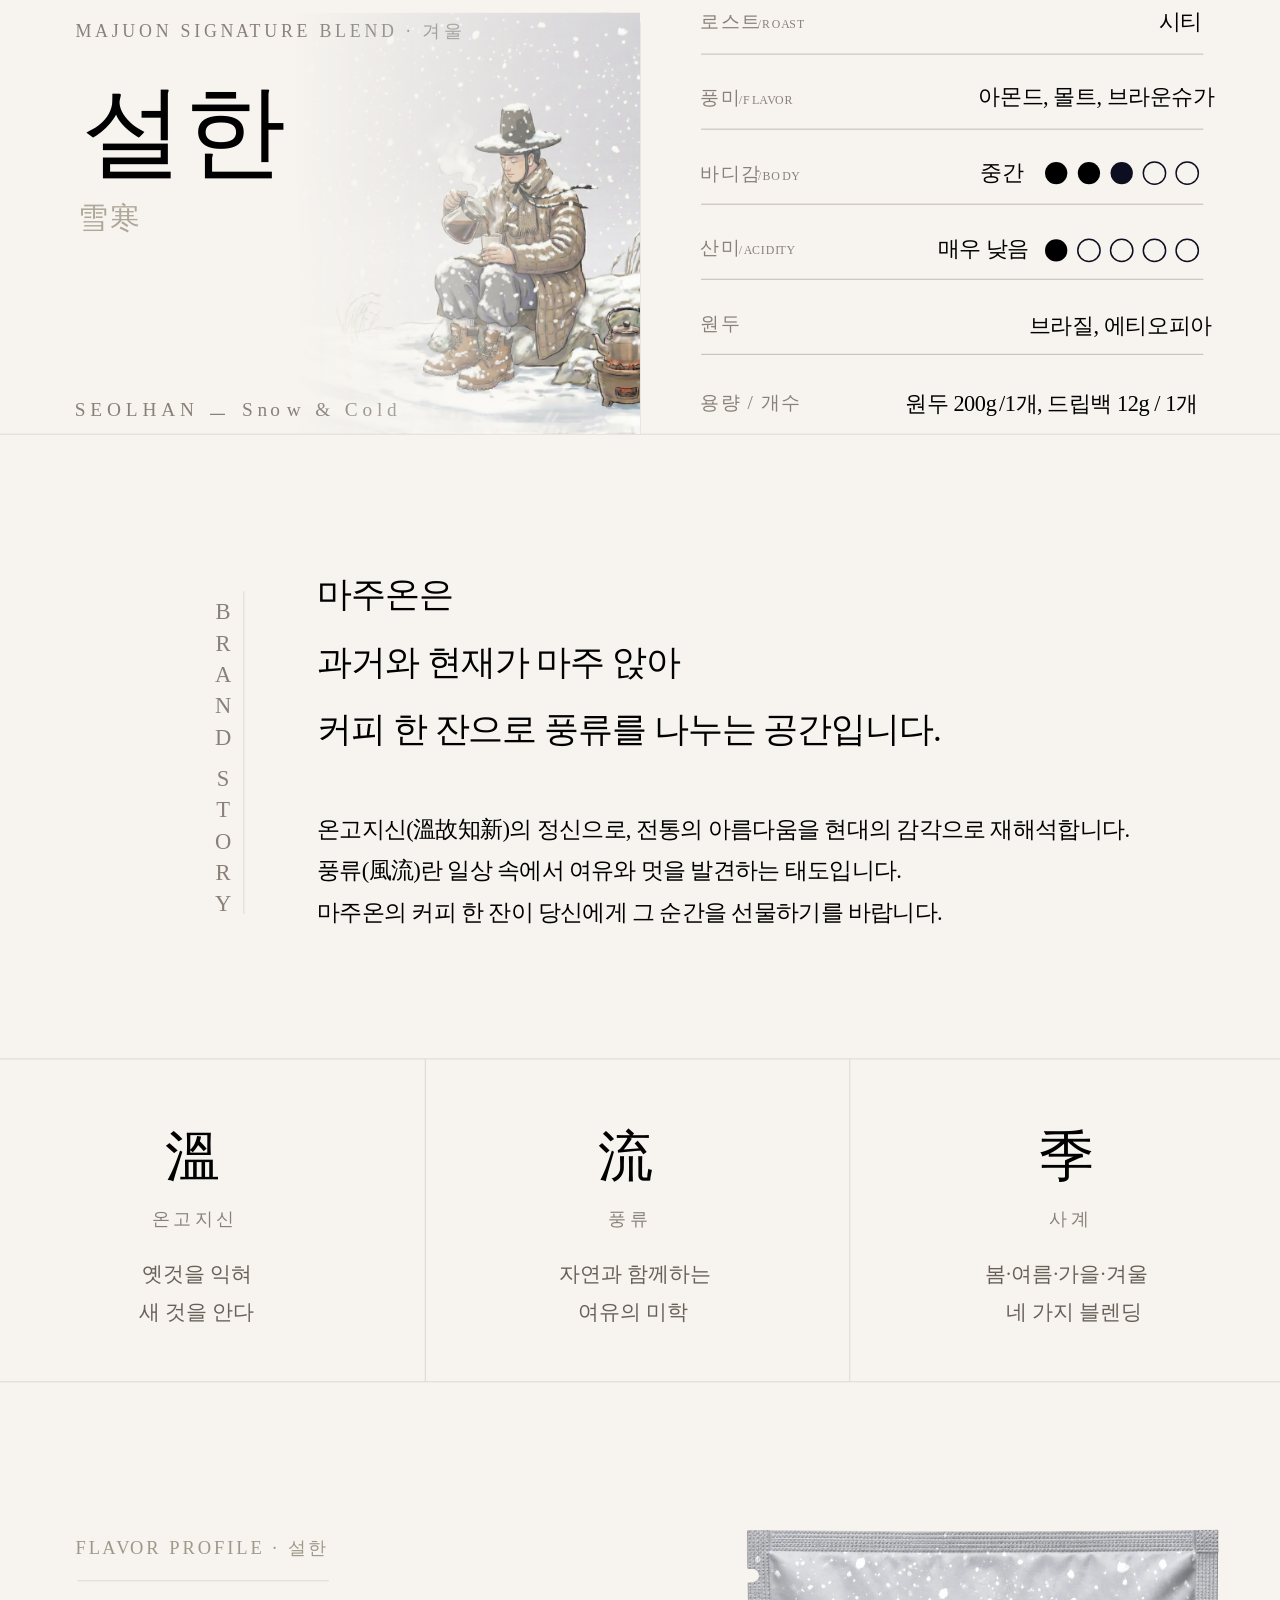
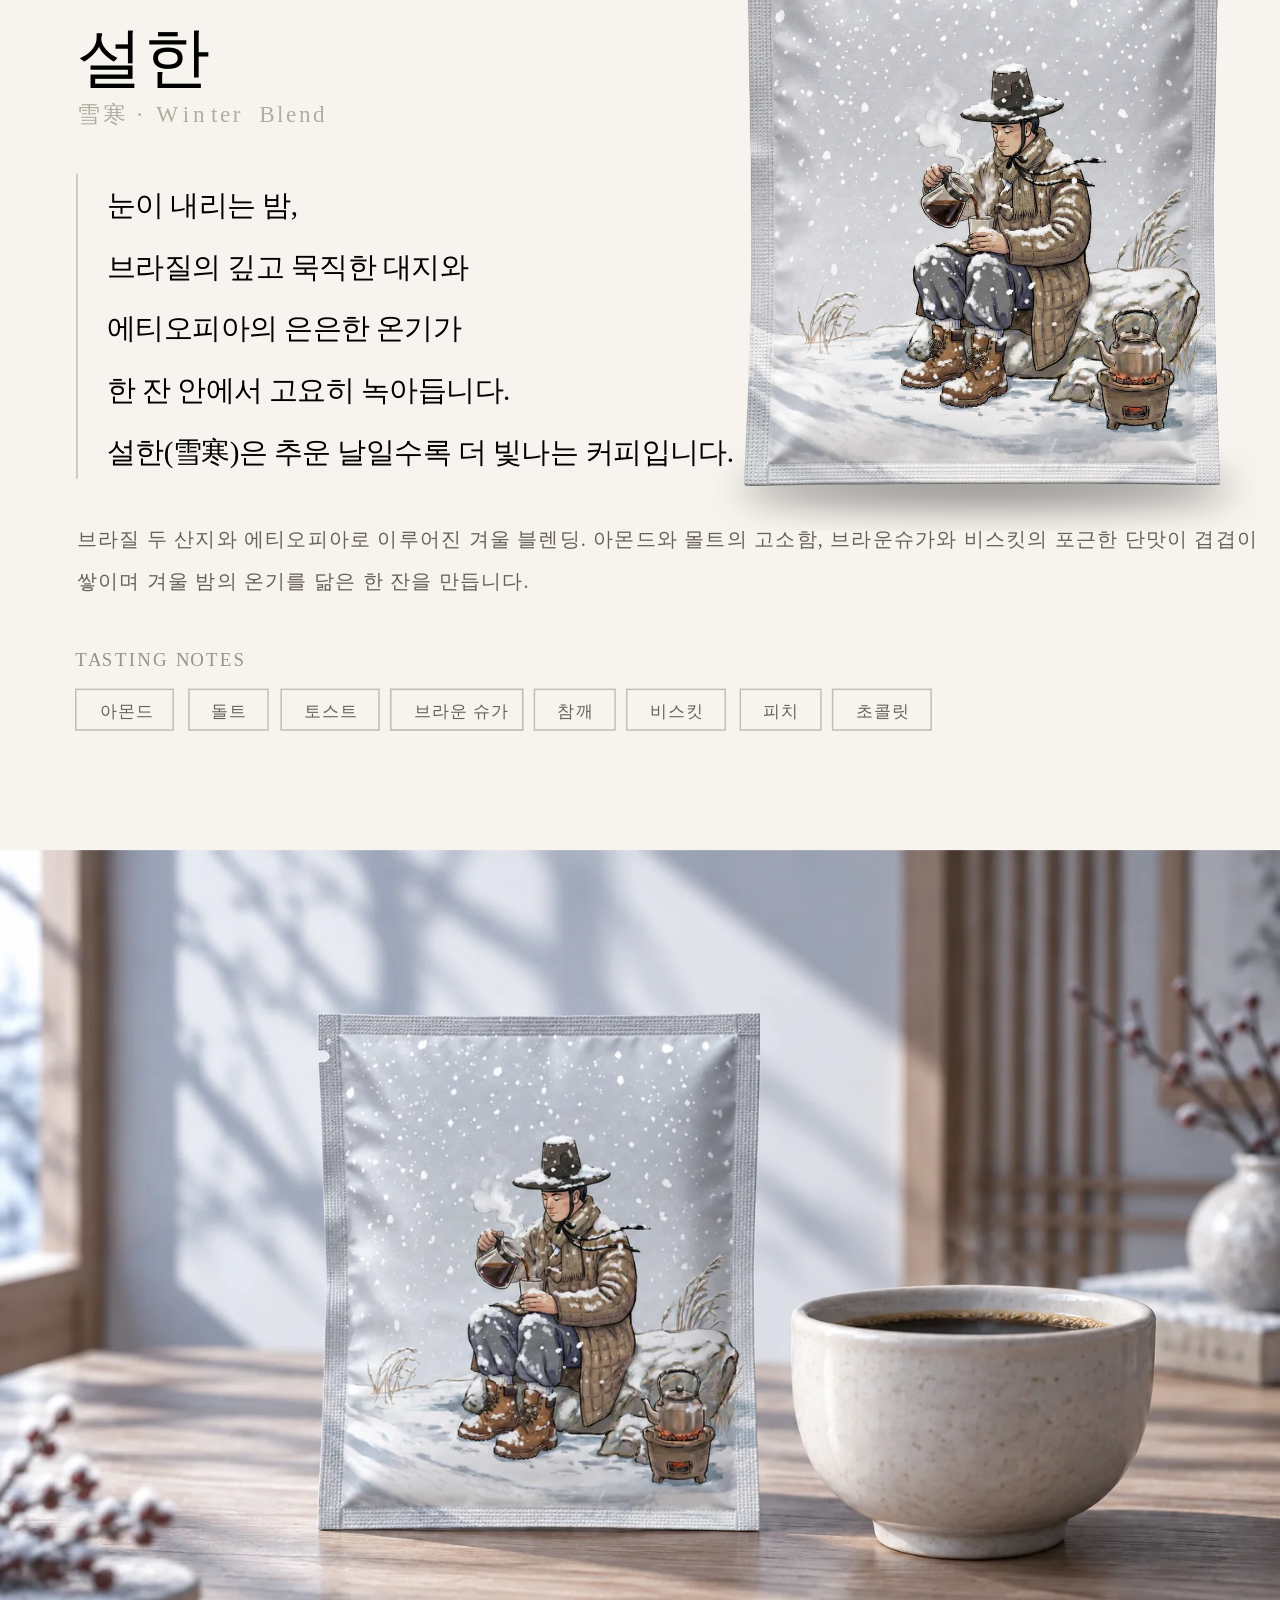
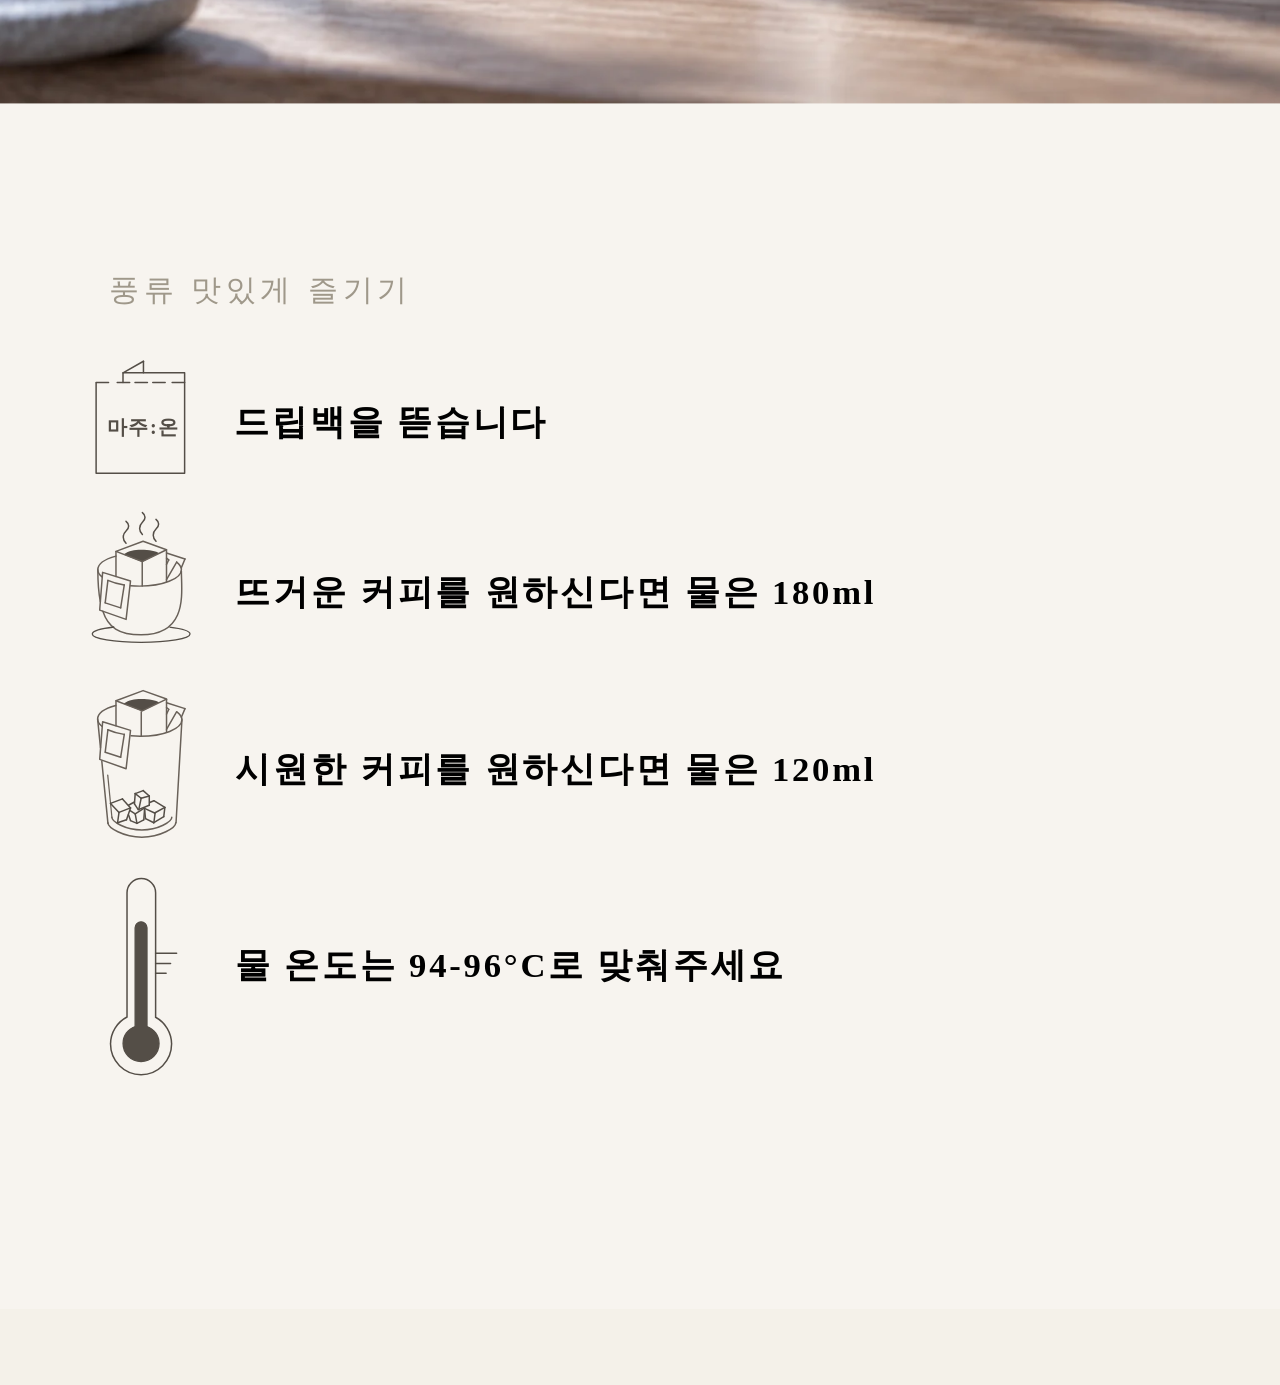
<file: seolhan.html>
<!doctype html>
<html lang="ko">
<head>
<meta charset="utf-8">
<script>(function(){var ua=navigator.userAgent;if(!/KAKAOTALK/i.test(ua))return;var url=location.href;if(/Android/i.test(ua)){var noScheme=url.replace(/^https?:\/\//i,'');location.href='intent://'+noScheme+'#Intent;scheme=https;action=android.intent.action.VIEW;category=android.intent.category.BROWSABLE;S.browser_fallback_url='+encodeURIComponent(url)+';end';}else{location.href='kakaotalk://web/openExternal?url='+encodeURIComponent(url);}})();</script>
<meta name="viewport" content="width=device-width,initial-scale=1">
<meta name="description" content="눈 내리는 밤, 깊고 묵직한 바디와 은은한 온기가 고요히 녹아드는 — 마주온 설한(雪寒) 상세 페이지.">
<title>설한 | MAJUON</title>
<style>
  :root{--paper:#f4f1e9;--ink:#171310}
  *{box-sizing:border-box}
  body{margin:0;background:var(--paper);color:var(--ink);font-family:-apple-system,BlinkMacSystemFont,"Noto Sans KR",sans-serif}
  .detail-top{position:sticky;top:0;z-index:10;display:flex;align-items:center;padding:14px 20px;background:rgba(244,241,233,.92);backdrop-filter:blur(10px);-webkit-backdrop-filter:blur(10px);border-bottom:1px solid rgba(23,19,16,.08)}
  .detail-top a{color:inherit;text-decoration:none;font-size:14px;letter-spacing:.02em}
  .detail-top a:hover{opacity:.7}
  .detail-img{display:block;width:100%;height:auto}
  .detail-buy{position:sticky;bottom:0;z-index:10;display:flex;justify-content:center;padding:14px 20px calc(14px + env(safe-area-inset-bottom));background:rgba(244,241,233,.94);backdrop-filter:blur(10px);-webkit-backdrop-filter:blur(10px);border-top:1px solid rgba(23,19,16,.08)}
  .detail-buy a{display:inline-flex;align-items:center;gap:10px;padding:14px 32px;background:var(--ink);color:var(--paper);text-decoration:none;font-size:15px;letter-spacing:.03em;transition:opacity .2s ease}
  .detail-buy a:hover{opacity:.85}
</style>
</head>
<body>
<div class="detail-top"><a href="index.html#byeongpung" onclick="if(history.length>1){history.back();return false}">← 뒤로가기</a></div>
<img class="detail-img" src="assets/detail/seolhan.svg" alt="설한(雪寒) 상세 페이지" width="1720" height="8146">
<div class="detail-buy"><a href="https://smartstore.naver.com/majuoncoffee" target="_blank" rel="noopener noreferrer">설한 구매하러 가기 →</a></div>
</body>
</html>
</file>
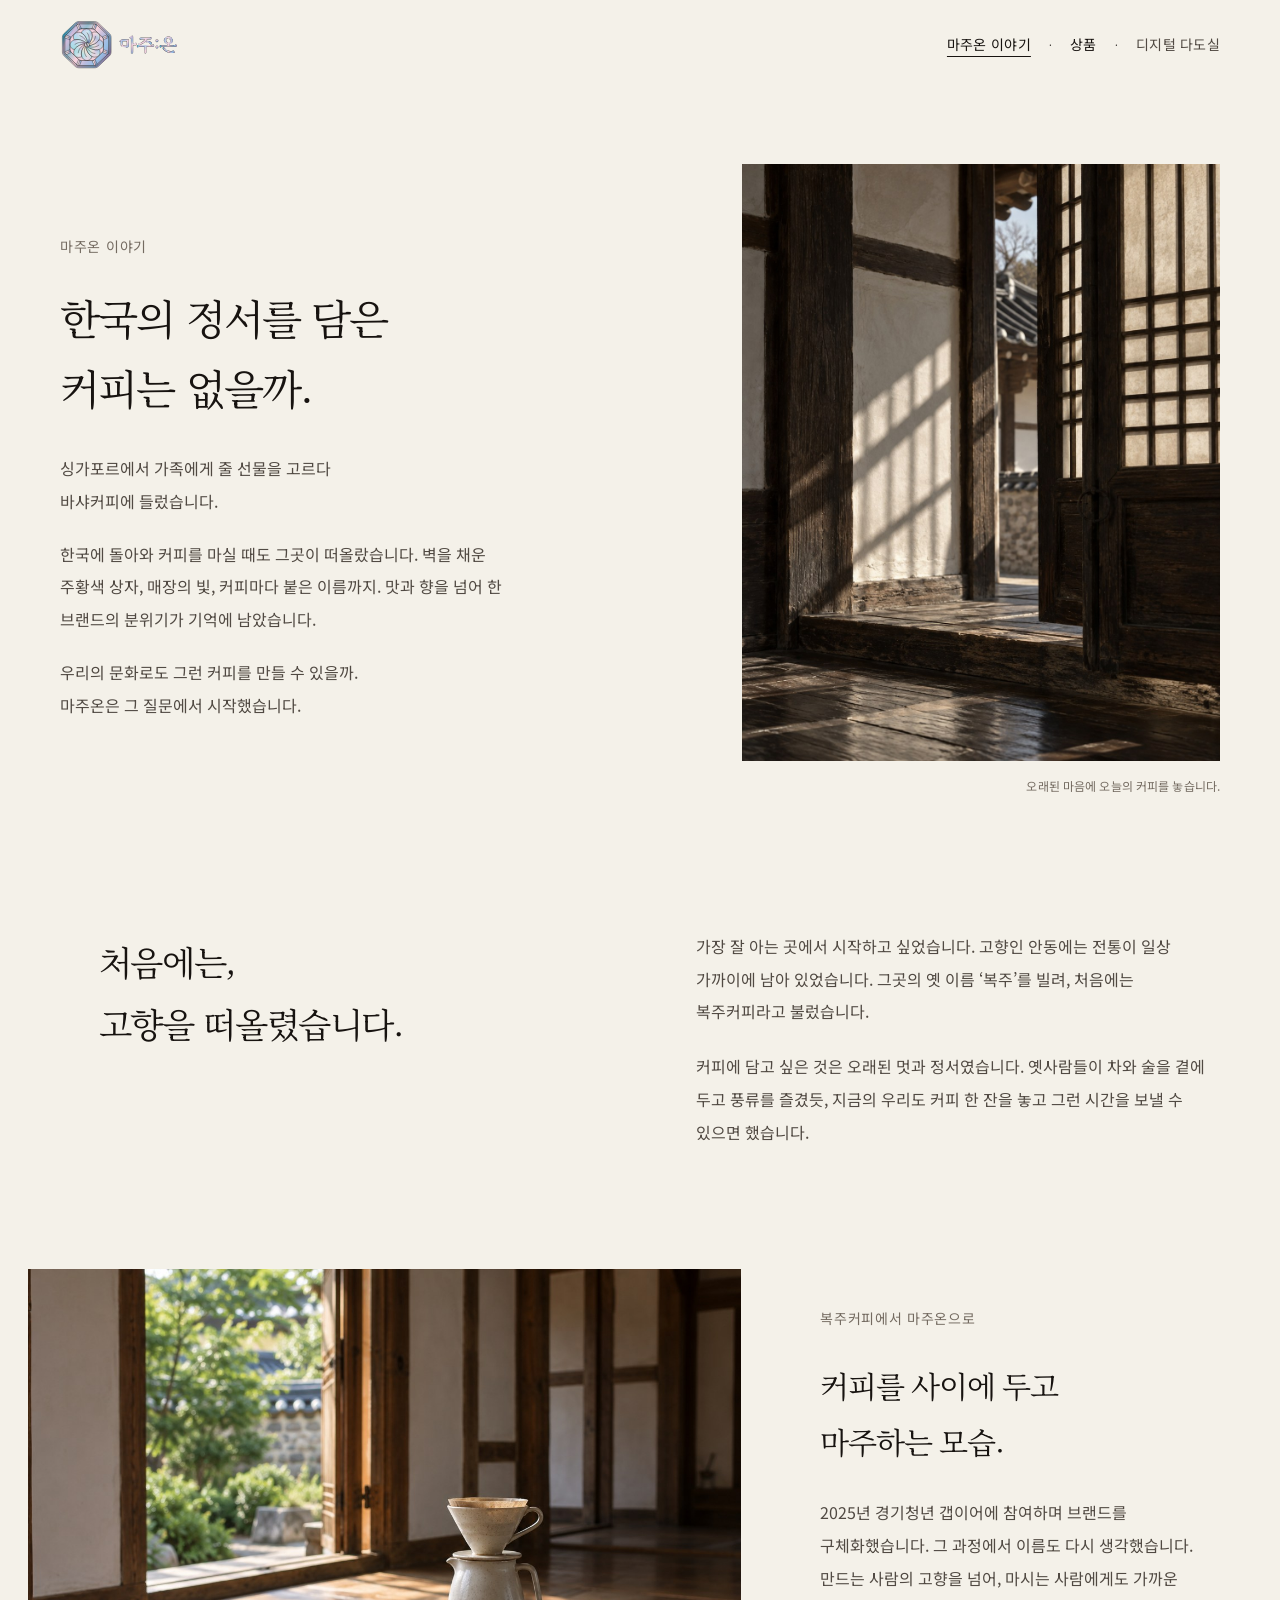
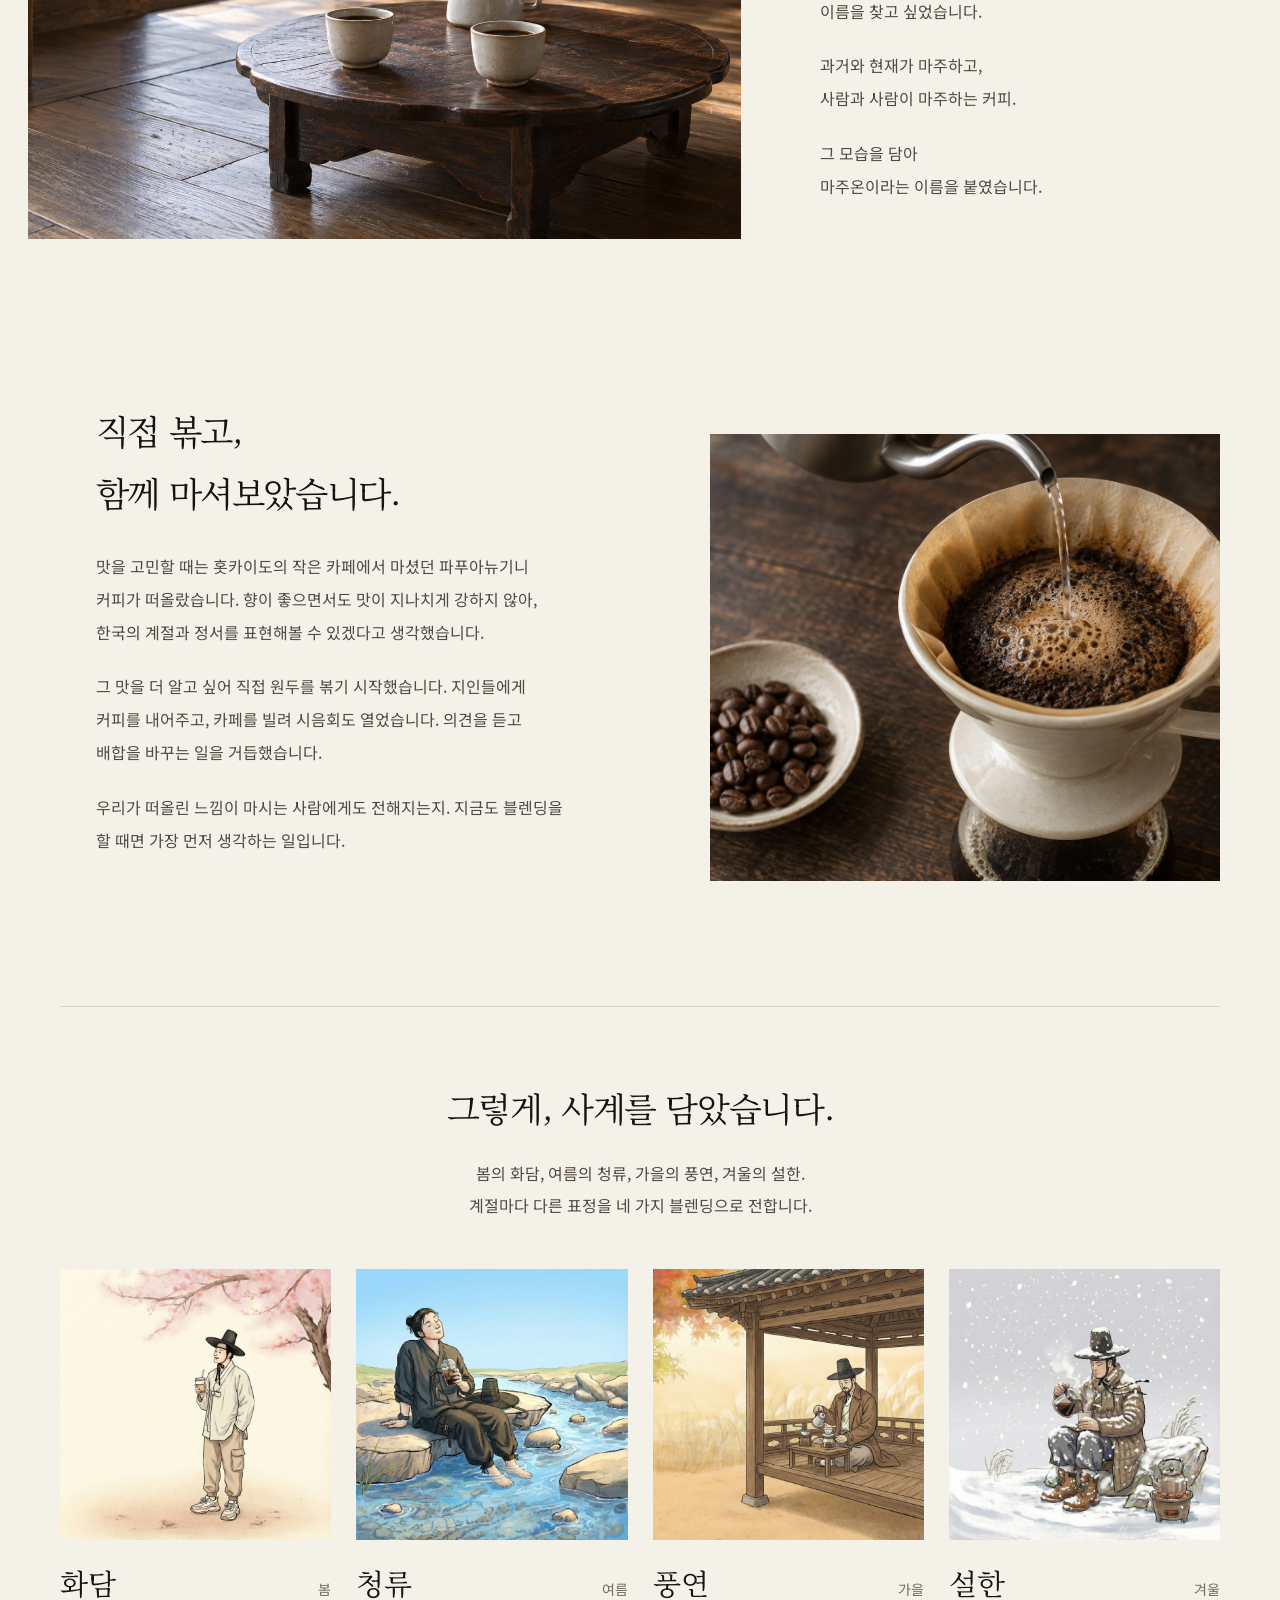
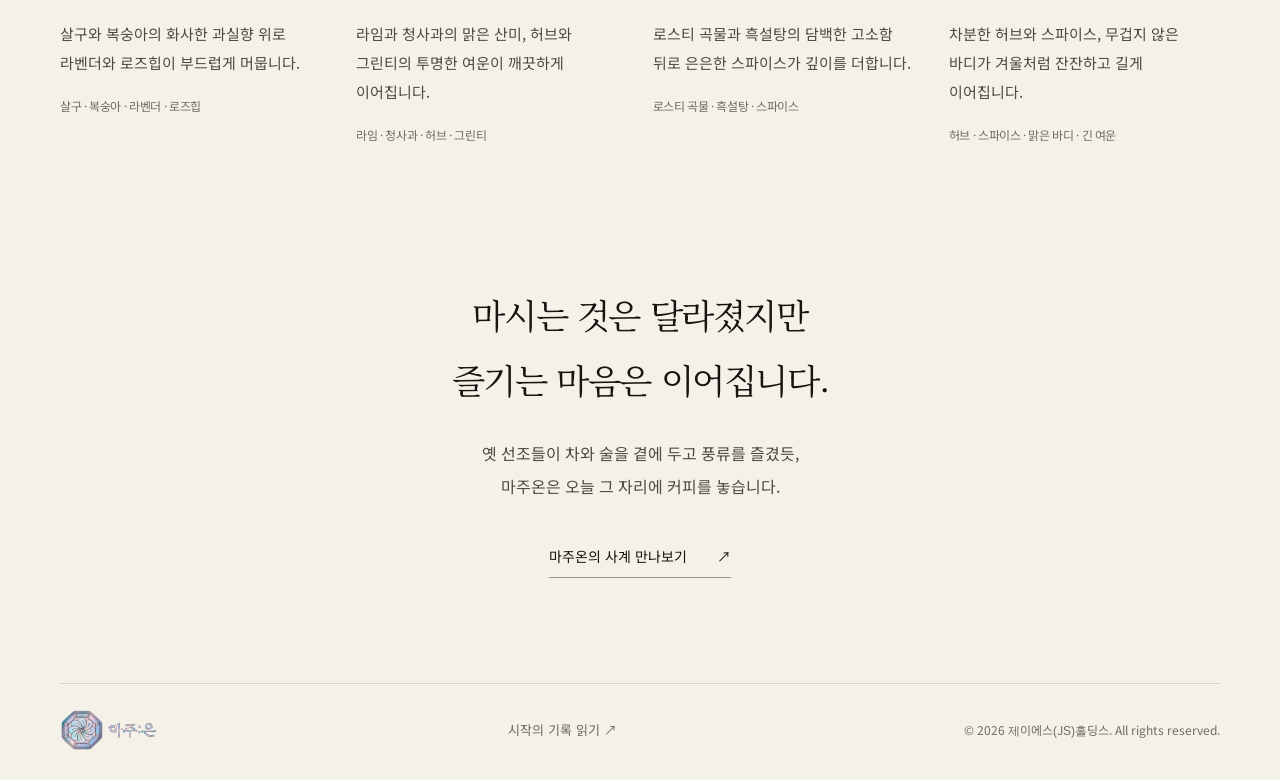
<file: story.html>
<!doctype html>
<html lang="ko">
<head>
<meta charset="utf-8">
<script>(function(){var ua=navigator.userAgent;if(!/KAKAOTALK/i.test(ua))return;var url=location.href;if(/Android/i.test(ua)){var noScheme=url.replace(/^https?:\/\//i,'');location.href='intent://'+noScheme+'#Intent;scheme=https;action=android.intent.action.VIEW;category=android.intent.category.BROWSABLE;S.browser_fallback_url='+encodeURIComponent(url)+';end';}else{location.href='kakaotalk://web/openExternal?url='+encodeURIComponent(url);}})();</script>
<meta name="viewport" content="width=device-width,initial-scale=1">
<meta name="description" content="한국의 정서를 담은 커피는 없을까. 복주커피에서 마주온으로, 화담·청류·풍연·설한에 이르기까지 마주온의 이야기.">
<title>마주온 이야기 | MAJUON</title>
<link rel="stylesheet" href="css/story.css">
</head>
<body class="story-page">
<a class="story-skip" href="#story">본문 바로가기</a>
<header class="story-header">
 <a class="story-logo" href="index.html" aria-label="마주온 홈페이지"><img src="assets/logos/majuon-logo.svg" width="122" height="49" alt="마주온"></a>
 <nav class="story-nav" aria-label="주 메뉴"><a href="#story" aria-current="page">마주온 이야기</a><span aria-hidden="true">·</span><a href="https://smartstore.naver.com/majuoncoffee" target="_blank" rel="noopener noreferrer">상품</a><span aria-hidden="true">·</span><span class="nav-label">디지털 다도실</span></nav>
 <button class="story-menu-toggle" aria-controls="story-mobile-nav" aria-expanded="false" aria-label="메뉴 열기"><span></span><span></span></button>
 <nav class="story-mobile-nav" id="story-mobile-nav" aria-label="모바일 메뉴" hidden><a href="#story" aria-current="page">마주온 이야기</a><a href="https://smartstore.naver.com/majuoncoffee" target="_blank" rel="noopener noreferrer">상품</a><span class="nav-label">디지털 다도실</span></nav>
</header>
<main id="story" class="story-main">
 <section class="story-opening story-wrap" aria-labelledby="story-title">
  <div class="story-opening-copy">
   <p class="story-eyebrow">마주온 이야기</p>
   <h1 id="story-title">한국의 정서를 담은<br>커피는 없을까.</h1>
   <div class="story-opening-text"><p>싱가포르에서 가족에게 줄 선물을 고르다<br class="desktop-break"> 바샤커피에 들렀습니다.</p><p>한국에 돌아와 커피를 마실 때도 그곳이 떠올랐습니다. 벽을 채운 주황색 상자, 매장의 빛, 커피마다 붙은 이름까지. 맛과 향을 넘어 한 브랜드의 분위기가 기억에 남았습니다.</p><p>우리의 문화로도 그런 커피를 만들 수 있을까.<br>마주온은 그 질문에서 시작했습니다.</p></div>
  </div>
  <figure class="story-door"><img src="assets/images/hanok-light.jpg" width="1024" height="1280" alt="한지 문과 오래된 나무 마루 위로 들어오는 한옥의 햇빛" fetchpriority="high"><figcaption>오래된 마음에 오늘의 커피를 놓습니다.</figcaption></figure>
 </section>
 <section class="story-origin story-wrap" aria-labelledby="origin-title">
  <h2 id="origin-title">처음에는,<br>고향을 떠올렸습니다.</h2>
  <div class="story-prose"><p>가장 잘 아는 곳에서 시작하고 싶었습니다. 고향인 안동에는 전통이 일상 가까이에 남아 있었습니다. 그곳의 옛 이름 ‘복주’를 빌려, 처음에는 복주커피라고 불렀습니다.</p><p>커피에 담고 싶은 것은 오래된 멋과 정서였습니다. 옛사람들이 차와 술을 곁에 두고 풍류를 즐겼듯, 지금의 우리도 커피 한 잔을 놓고 그런 시간을 보낼 수 있으면 했습니다.</p></div>
 </section>
 <section class="story-meeting" aria-labelledby="name-title">
  <figure class="story-meeting-photo"><img src="assets/images/coffee-moment.jpg" width="1536" height="1024" alt="한옥 마루의 소반에 나란히 놓인 커피 두 잔과 도자기 드리퍼" loading="lazy"></figure>
  <div class="story-meeting-copy"><p class="story-eyebrow">복주커피에서 마주온으로</p><h2 id="name-title">커피를 사이에 두고<br>마주하는 모습.</h2><div class="story-prose"><p>2025년 경기청년 갭이어에 참여하며 브랜드를 구체화했습니다. 그 과정에서 이름도 다시 생각했습니다. 만드는 사람의 고향을 넘어, 마시는 사람에게도 가까운 이름을 찾고 싶었습니다.</p><p>과거와 현재가 마주하고,<br>사람과 사람이 마주하는 커피.</p><p>그 모습을 담아<br>마주온이라는 이름을 붙였습니다.</p></div></div>
 </section>
 <section class="story-making story-wrap" aria-labelledby="making-title">
  <div class="story-making-copy"><h2 id="making-title">직접 볶고,<br>함께 마셔보았습니다.</h2><div class="story-prose"><p>맛을 고민할 때는 홋카이도의 작은 카페에서 마셨던 파푸아뉴기니 커피가 떠올랐습니다. 향이 좋으면서도 맛이 지나치게 강하지 않아, 한국의 계절과 정서를 표현해볼 수 있겠다고 생각했습니다.</p><p>그 맛을 더 알고 싶어 직접 원두를 볶기 시작했습니다. 지인들에게 커피를 내어주고, 카페를 빌려 시음회도 열었습니다. 의견을 듣고 배합을 바꾸는 일을 거듭했습니다.</p><p>우리가 떠올린 느낌이 마시는 사람에게도 전해지는지. 지금도 블렌딩을 할 때면 가장 먼저 생각하는 일입니다.</p></div></div>
  <figure class="story-making-photo"><img src="assets/images/brewing-detail.jpg" width="1536" height="1024" alt="도자기 드리퍼 속 커피 가루에 물을 붓는 장면과 옆에 놓인 소량의 원두" loading="lazy"></figure>
 </section>
 <section class="story-seasons story-wrap" aria-labelledby="seasons-title">
  <div class="story-seasons-heading"><h2 id="seasons-title">그렇게, 사계를 담았습니다.</h2><p>봄의 화담, 여름의 청류, 가을의 풍연, 겨울의 설한.<br>계절마다 다른 표정을 네 가지 블렌딩으로 전합니다.</p></div>
  <div class="story-blends">
   <article class="story-blend"><img src="assets/images/hwadam.webp" width="1600" height="1600" alt="꽃이 핀 나무 아래 커피를 마시는 선비를 그린 화담 원화" loading="lazy"><div class="story-blend-title"><h3>화담</h3><span>봄</span></div><p>살구와 복숭아의 화사한 과실향 위로 라벤더와 로즈힙이 부드럽게 머뭅니다.</p><p class="story-tasting-notes">살구 · 복숭아 · 라벤더 · 로즈힙</p></article>
   <article class="story-blend"><img src="assets/images/cheongryu.webp" width="1600" height="1600" alt="푸른 계곡에서 발을 담그고 커피를 즐기는 선비를 그린 청류 원화" loading="lazy"><div class="story-blend-title"><h3>청류</h3><span>여름</span></div><p>라임과 청사과의 맑은 산미, 허브와 그린티의 투명한 여운이 깨끗하게 이어집니다.</p><p class="story-tasting-notes">라임 · 청사과 · 허브 · 그린티</p></article>
   <article class="story-blend"><img src="assets/images/pungyeon.webp" width="1600" height="1600" alt="가을 정자에서 커피를 내리는 선비를 그린 풍연 원화" loading="lazy"><div class="story-blend-title"><h3>풍연</h3><span>가을</span></div><p>로스티 곡물과 흑설탕의 담백한 고소함 뒤로 은은한 스파이스가 깊이를 더합니다.</p><p class="story-tasting-notes">로스티 곡물 · 흑설탕 · 스파이스</p></article>
   <article class="story-blend"><img src="assets/images/seolhan.webp" width="1600" height="1600" alt="눈 내리는 겨울 풍경 속 커피를 마시는 선비를 그린 설한 원화" loading="lazy"><div class="story-blend-title"><h3>설한</h3><span>겨울</span></div><p>차분한 허브와 스파이스, 무겁지 않은 바디가 겨울처럼 잔잔하고 길게 이어집니다.</p><p class="story-tasting-notes">허브 · 스파이스 · 맑은 바디 · 긴 여운</p></article>
  </div>
 </section>
 <section class="story-ending story-wrap" aria-labelledby="ending-title"><h2 id="ending-title">마시는 것은 달라졌지만<br>즐기는 마음은 이어집니다.</h2><p>옛 선조들이 차와 술을 곁에 두고 풍류를 즐겼듯,<br>마주온은 오늘 그 자리에 커피를 놓습니다.</p><a href="index.html#byeongpung" class="story-next">마주온의 사계 만나보기 <span aria-hidden="true">↗</span></a></section>
</main>
<footer class="story-footer story-wrap"><a href="index.html" aria-label="마주온 홈페이지"><img src="assets/logos/majuon-logo.svg" width="100" height="40" alt="마주온"></a><a href="https://blog.naver.com/majuon/224208834300" target="_blank" rel="noopener noreferrer">시작의 기록 읽기 ↗</a><small>© 2026 제이에스(JS)홀딩스. All rights reserved.</small></footer>
<script src="js/story.js"></script>
</body>
</html>
</file>
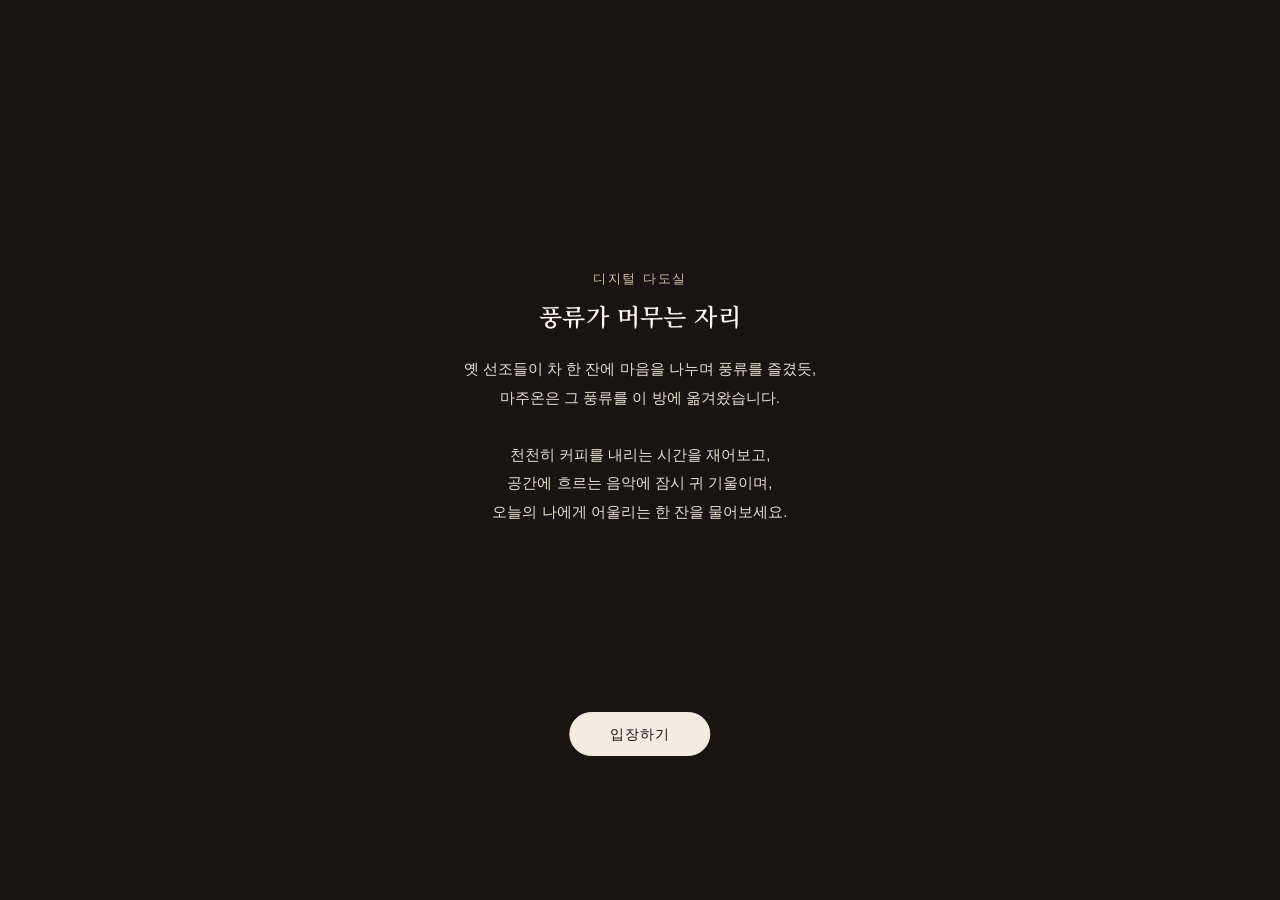
<file: tearoom.html>
<!doctype html>
<html lang="ko">
<head>
<meta charset="utf-8">
<script>(function(){var ua=navigator.userAgent;if(!/KAKAOTALK/i.test(ua))return;var url=location.href;if(/Android/i.test(ua)){var noScheme=url.replace(/^https?:\/\//i,'');location.href='intent://'+noScheme+'#Intent;scheme=https;action=android.intent.action.VIEW;category=android.intent.category.BROWSABLE;S.browser_fallback_url='+encodeURIComponent(url)+';end';}else{location.href='kakaotalk://web/openExternal?url='+encodeURIComponent(url);}})();</script>
<meta name="viewport" content="width=device-width,initial-scale=1">
<meta name="description" content="마주온의 디지털 다도실 — 오디오 타워와 사계 족자가 놓인 3D 공간을 둘러보세요.">
<title>디지털 다도실 | MAJUON</title>
<link href="https://fonts.googleapis.com" rel="preconnect">
<link crossorigin href="https://fonts.gstatic.com" rel="preconnect">
<link href="https://fonts.googleapis.com/css2?family=Noto+Serif+KR:wght@500;600&display=swap" rel="stylesheet">
<link href="css/tearoom.css" rel="stylesheet">
</head>
<body>
<a class="tearoom-back" href="index.html">← 홈페이지로 돌아가기</a>
<div id="loading">
<div class="loading-inner">
<div class="loading-spinner"></div>
<p class="loading-text" id="loadingText">공간을 불러오는 중…</p>
<div class="loading-bar"><div class="loading-bar-fill" id="loadingBarFill"></div></div>
</div>
</div>
<div id="error">3D 화면을 표시할 수 없습니다. WebGL을 지원하는 브라우저에서 열어 주세요.</div>
<div id="introOverlay">
<div class="intro-spacer-top"></div>
<div class="intro-content">
<p class="intro-eyebrow">디지털 다도실</p>
<h2 class="intro-title">풍류가 머무는 자리</h2>
<p class="intro-body">옛 선조들이 차 한 잔에 마음을 나누며 풍류를 즐겼듯,<br>마주온은 그 풍류를 이 방에 옮겨왔습니다.<br><br>천천히 커피를 내리는 시간을 재어보고,<br>공간에 흐르는 음악에 잠시 귀 기울이며,<br>오늘의 나에게 어울리는 한 잔을 물어보세요.</p>
</div>
<div class="intro-spacer-bottom" id="introEnd"></div>
</div>
<div class="intro-scroll-indicator" aria-hidden="true" id="introScrollIndicator">
<span class="chevron"></span>
<span class="chevron"></span>
<span class="chevron"></span>
</div>
<button class="intro-enter-btn" disabled="" id="introEnterBtn" type="button">입장하기</button>
<div class="room-cam-hint" id="roomCamHint">드래그해서 둘러보기 · 손가락 두 개로 확대·축소</div>
<audio id="roomMusic" loop preload="auto"></audio>
<script src="js/tearoom-loading.js"></script>
<script src="js/tearoom-intro.js"></script>
<script src="js/tearoom-data.js"></script>
<script src="js/tearoom.js"></script>
<script src="js/tearoom-ui.js"></script>
</body>
</html>
</file>
<file: css/story.css>
@font-face{font-family:'Noto Serif KR';src:url('../assets/fonts/serif.woff') format('woff');font-weight:400;font-display:swap}
@font-face{font-family:'Noto Sans KR';src:url('../assets/fonts/sans.woff') format('woff');font-weight:400;font-display:swap}
.story-page{--story-paper:#f4f1e9;--story-ink:#171310;--story-body:#514a43;--story-muted:#746b61;--story-line:#d9d2c5;margin:0;background:var(--story-paper);color:var(--story-ink);font-family:'Noto Sans KR',-apple-system,BlinkMacSystemFont,'Malgun Gothic',sans-serif;font-size:16px;line-height:1.95;word-break:keep-all;overflow-wrap:break-word}
.story-page *,.story-page *::before,.story-page *::after{box-sizing:border-box}
.story-page a{color:inherit;text-underline-offset:6px}.story-page a:focus-visible,.story-page button:focus-visible{outline:2px solid #75644c;outline-offset:6px}.story-page ::selection{background:#ded5c4}.story-page img{display:block;max-width:100%}.story-page figure,.story-page p{margin:0}.story-page h1,.story-page h2,.story-page h3{font-family:'Noto Serif KR',Batang,serif;font-weight:400;word-break:keep-all}.story-wrap{width:min(1160px,calc(100% - 112px));margin-inline:auto}.story-skip{position:fixed;top:-80px;left:20px;z-index:100;background:var(--story-paper);padding:8px 16px}.story-skip:focus{top:10px}
.story-header{position:relative;max-width:1160px;margin:0 auto;padding:20px 0;display:flex;justify-content:space-between;align-items:center;gap:24px;z-index:20}.story-logo img{width:122px;height:auto}.story-nav{display:flex;align-items:center;gap:18px;font-size:14px;letter-spacing:.02em}.story-nav a{position:relative;display:inline-block;text-decoration:none;letter-spacing:.02em;transform:scale(1);transition:transform .3s cubic-bezier(.22,.72,.16,1),letter-spacing .3s cubic-bezier(.22,.72,.16,1)}.story-nav a:hover,.story-nav a:focus-visible{transform:scale(1.2);letter-spacing:.11em}.story-nav a[aria-current]{text-decoration:underline}.story-nav a::after{content:"";position:absolute;left:0;right:0;bottom:-5px;height:1.5px;background:linear-gradient(90deg,#2fadcf 0%,#d1bada 20%,#a2c3e7 40%,#f9d2dc 55%,#bcbcd7 70%,#94bfe6 85%,#a691be 100%);transform:scaleX(0);transform-origin:center;transition:transform .4s cubic-bezier(.22,.72,.16,1);pointer-events:none}.story-nav a:hover::after,.story-nav a:focus-visible::after{transform:scaleX(1)}.story-nav>span:not(.nav-label){font-size:10px}.story-nav .nav-label{color:var(--story-body)}.story-menu-toggle{display:none;background:transparent;border:0;width:44px;height:44px;align-items:center;justify-content:center;flex-direction:column;gap:7px;padding:10px;color:var(--story-ink)}.story-menu-toggle span{display:block;width:24px;height:1px;background:currentColor;transition:transform .2s}.story-menu-toggle[aria-expanded=true] span:first-child{transform:translateY(4px) rotate(45deg)}.story-menu-toggle[aria-expanded=true] span:last-child{transform:translateY(-4px) rotate(-45deg)}.story-mobile-nav{position:absolute;top:100%;left:0;right:0;background:var(--story-paper);padding:20px 24px 32px;border-bottom:1px solid var(--story-line);box-shadow:0 16px 22px #17131008}.story-mobile-nav[hidden]{display:none}.story-mobile-nav a,.story-mobile-nav .nav-label{display:block;padding:10px 0;text-decoration:none;font-size:17px}.story-mobile-nav .nav-label{color:var(--story-muted)}
.story-opening{display:grid;grid-template-columns:minmax(0,1.16fr) minmax(0,1fr);gap:11%;align-items:center;padding:68px 0 60px}.story-eyebrow{font-size:14px;letter-spacing:.05em;color:var(--story-muted)}.story-opening h1{font-size:clamp(32px,3.25vw,49px);line-height:1.7;letter-spacing:-.045em;margin:21px 0 29px}.story-opening-text{max-width:445px;color:var(--story-body);font-size:16px;line-height:2.05}.story-opening-text p+p{margin-top:20px}.story-door{padding-top:7px}.story-door img{width:100%;height:auto;aspect-ratio:4/5;object-fit:cover;object-position:center}.story-door figcaption{font-size:12px;letter-spacing:.01em;color:var(--story-muted);padding-top:13px;text-align:right}.story-origin{display:grid;grid-template-columns:1fr 1.08fr;gap:13%;padding-top:72px;padding-bottom:120px}.story-page h2{font-size:clamp(27px,2.7vw,37px);line-height:1.8;letter-spacing:-.04em;margin:0 0 27px}.story-origin h2{padding-left:8%}.story-prose{font-size:16px;line-height:2.05;color:var(--story-body)}.story-prose p+p{margin-top:22px}.story-meeting{display:grid;grid-template-columns:minmax(0,1.65fr) minmax(0,1fr);gap:6.5%;width:min(1450px,calc(100% - 56px));margin:0 auto;align-items:center}.story-meeting-photo{height:570px;align-self:stretch}.story-meeting-photo img{width:100%;height:100%;object-fit:cover;object-position:60% center}.story-meeting-copy{max-width:410px;padding:32px 28px 32px 0}.story-meeting-copy .story-eyebrow{margin-bottom:26px}.story-meeting-copy h2{font-size:clamp(26px,2.35vw,35px);line-height:1.85}.story-making{display:grid;grid-template-columns:minmax(0,1fr) minmax(0,1fr);align-items:center;gap:12%;padding-top:135px;padding-bottom:125px}.story-making-copy{padding-left:7%}.story-making-photo{margin-top:60px!important}.story-making-photo img{width:100%;height:auto;aspect-ratio:1.14;object-fit:cover;object-position:center}.story-seasons{padding-top:70px;border-top:1px solid var(--story-line)}.story-seasons-heading{text-align:center;margin-bottom:48px}.story-seasons-heading h2{font-size:34px;margin:0 0 20px}.story-seasons-heading>p{color:var(--story-body);font-size:16px}.story-blends{display:grid;grid-template-columns:repeat(4,minmax(0,1fr));gap:25px}.story-blend>img{width:100%;height:auto;aspect-ratio:1;object-fit:contain}.story-blend-title{display:flex;align-items:baseline;justify-content:space-between;padding-top:23px;padding-bottom:15px}.story-blend-title h3{font-size:29px;line-height:1.4;margin:0}.story-blend-title>span{font-size:14px;color:var(--story-muted)}.story-blend>p{font-size:15px;line-height:1.95;color:var(--story-body)}.story-blend>p.story-tasting-notes{font-size:12px;color:var(--story-muted);margin-top:17px;letter-spacing:-.03em}.story-ending{text-align:center;padding:135px 0 105px}.story-ending h2{font-size:clamp(27px,2.7vw,37px);line-height:1.9;margin-bottom:24px}.story-ending>p{color:var(--story-body);font-size:16px;line-height:2.05}.story-next{display:inline-flex;gap:30px;align-items:center;margin-top:33px;border-bottom:1px solid #9f9484;text-decoration:none;font-size:14px;padding:7px 0}.story-next:hover{border-color:var(--story-ink)}.story-footer{border-top:1px solid var(--story-line);display:flex;align-items:center;justify-content:space-between;gap:24px;padding-top:26px;padding-bottom:30px;font-size:13px;color:var(--story-muted)}.story-footer img{width:100px;height:auto}.story-footer a:not(:first-child){text-decoration:none}.story-footer small{font-size:12px}
@media(min-width:1450px){.story-opening{padding-top:90px}.story-meeting{width:min(1450px,calc(100% - 100px))}.story-meeting-photo{height:620px}}
@media(max-width:1250px){.story-header{margin-inline:56px}.story-meeting-photo{height:550px}.story-meeting{gap:5%}.story-meeting-copy{padding-right:15px}.story-blends{gap:18px}}
@media(max-width:960px){.story-wrap{width:calc(100% - 64px)}.story-header{margin-inline:32px}.story-opening{gap:6%;padding-top:45px}.story-opening h1{font-size:34px}.story-origin{gap:9%;padding-top:55px;padding-bottom:85px}.story-origin h2{padding-left:0}.story-meeting{grid-template-columns:1.08fr 1fr;width:calc(100% - 40px);gap:5%}.story-meeting-photo{height:600px}.story-meeting-copy h2{font-size:29px}.story-making{gap:8%;padding-block:90px}.story-making-copy{padding-left:0}.story-blends{grid-template-columns:repeat(2,minmax(0,1fr));gap:42px 30px}.story-blend>p{font-size:16px}.story-blend>p.story-tasting-notes{font-size:13px}.story-ending{padding-top:100px}}
@media(max-width:640px){.story-wrap{width:calc(100% - 44px)}.story-header{margin-inline:22px;padding:16px 0;min-height:74px}.story-logo img{width:100px;height:auto}.story-nav{display:none}.story-menu-toggle{display:flex;margin-right:-10px}.story-mobile-nav{left:-22px;right:-22px}.story-opening{display:flex;flex-direction:column;gap:35px;align-items:stretch;padding-top:38px;padding-bottom:0}.story-eyebrow{font-size:13px}.story-opening h1{font-size:32px;line-height:1.75;letter-spacing:-.05em;margin:21px 0 24px}.story-opening-text{font-size:16px;line-height:2;max-width:none}.desktop-break{display:none}.story-opening-text p+p{margin-top:18px}.story-door{padding:0;margin-left:12%!important}.story-door img{aspect-ratio:5/4;object-position:center 52%}.story-door figcaption{font-size:12px;line-height:1.75;padding-top:10px;text-align:left}.story-origin{display:block;padding-top:69px;padding-bottom:63px}.story-page h2{font-size:27px;line-height:1.8;margin-bottom:24px}.story-prose{font-size:16px;line-height:2}.story-prose p+p{margin-top:20px}.story-meeting{display:flex;flex-direction:column;gap:0;width:100%}.story-meeting-photo{height:auto;width:100%;align-self:auto}.story-meeting-photo img{height:auto;aspect-ratio:1.14;object-position:61% center}.story-meeting-copy{width:calc(100% - 44px);max-width:none;padding:37px 0 0}.story-meeting-copy .story-eyebrow{margin-bottom:20px}.story-meeting-copy h2{font-size:28px;line-height:1.75}.story-making{display:flex;flex-direction:column;gap:29px;padding-top:66px;padding-bottom:68px;align-items:stretch}.story-making-photo{margin-top:0!important;margin-right:12%!important;order:0}.story-making-photo img{aspect-ratio:1.2}.story-seasons{padding-top:49px}.story-seasons-heading{text-align:left;margin-bottom:30px}.story-seasons-heading h2{font-size:26px;margin-bottom:17px}.story-seasons-heading>p{line-height:2}.story-blends{gap:34px 16px}.story-blend-title{padding-top:16px;padding-bottom:12px}.story-blend-title h3{font-size:25px}.story-blend-title>span{font-size:13px}.story-blend>p{font-size:14px;line-height:1.95}.story-blend>p.story-tasting-notes{font-size:12px;line-height:1.85;margin-top:12px}.story-ending{padding-top:77px;padding-bottom:68px}.story-ending h2{font-size:25px;line-height:1.85;margin-bottom:20px}.story-ending>p{font-size:15px;line-height:2}.story-next{font-size:14px;margin-top:25px}.story-footer{flex-wrap:wrap;gap:19px;padding-block:22px}.story-footer a:nth-child(2){font-size:12px}.story-footer small{width:100%;font-size:12px}.story-footer img{width:85px}}
@media(max-width:350px){.story-opening h1{font-size:29px}.story-blends{grid-template-columns:1fr}.story-blend>p{font-size:16px}.story-blend-title h3{font-size:28px}.story-ending h2{font-size:23px}}
@media(prefers-reduced-motion:reduce){.story-page *{scroll-behavior:auto!important;transition:none!important}}
</file>
<file: css/tearoom.css>
*{box-sizing:border-box}
html,body{margin:0;width:100%;height:100%;overflow:hidden;background:#171411}
canvas{display:block;width:100%;height:100%;touch-action:none;outline:none}
#error{color:#eee;font:16px sans-serif;padding:28px;display:none}
#loading{position:fixed;inset:0;display:grid;place-items:center;color:#e9ded0;font:14px sans-serif;pointer-events:none;background:#171411;z-index:2}
.loading-inner{display:flex;flex-direction:column;align-items:center;gap:14px}
.loading-spinner{width:34px;height:34px;border-radius:50%;border:3px solid rgba(233,222,208,.22);border-top-color:#e9ded0;animation:tearoom-spin .9s linear infinite}
@keyframes tearoom-spin{to{transform:rotate(360deg)}}
.loading-text{margin:0;letter-spacing:.02em}
.loading-bar{width:160px;height:3px;background:rgba(233,222,208,.18);border-radius:999px;overflow:hidden}
.loading-bar-fill{height:100%;width:0%;background:#e9ded0;border-radius:999px;transition:width .2s ease}
.tearoom-back{position:fixed;top:16px;left:16px;z-index:9;color:#e9ded0;text-decoration:none;font:14px/1 -apple-system,BlinkMacSystemFont,"Noto Sans KR",sans-serif;letter-spacing:.02em;padding:10px 14px;background:rgba(23,20,17,.55);border:1px solid rgba(233,222,208,.25);border-radius:999px;backdrop-filter:blur(6px);-webkit-backdrop-filter:blur(6px);transition:opacity .2s ease,background .2s ease}
.tearoom-back:hover{background:rgba(23,20,17,.8)}
#introOverlay{position:fixed;inset:0;z-index:20;overflow-y:auto;-webkit-overflow-scrolling:touch;background:#171411;color:#f3ece1;font-family:-apple-system,BlinkMacSystemFont,"Noto Sans KR",sans-serif;transition:opacity .5s ease,visibility .5s ease}
#introOverlay.hide{opacity:0;visibility:hidden;pointer-events:none}
.intro-spacer-top{height:16vh}
.intro-spacer-bottom{height:55vh}
.intro-content{max-width:420px;margin:0 auto;padding:0 28px;text-align:center}
.intro-eyebrow{margin:0 0 10px;font-size:13px;letter-spacing:.14em;color:#cdbfa8;text-transform:uppercase}
.intro-title{margin:0 0 22px;font-size:24px;letter-spacing:.02em;color:#fff9f0;font-weight:600;font-family:'Noto Serif KR',serif}
.intro-body{margin:0;font-size:15px;line-height:1.9;color:#e6dfd1}
.intro-enter-btn{position:fixed;left:50%;bottom:7vh;transform:translateX(-50%);z-index:21;padding:14px 40px;border-radius:999px;border:1px solid rgba(233,222,208,.3);background:rgba(23,20,17,.5);color:#8f8477;font:14px/1 -apple-system,BlinkMacSystemFont,"Noto Sans KR",sans-serif;letter-spacing:.06em;cursor:not-allowed;opacity:1;transition:background .35s ease,color .35s ease,border-color .35s ease,transform .2s ease,opacity .5s ease}
.intro-enter-btn.active{cursor:pointer;color:#171411;background:#f3ece1;border-color:#f3ece1}
.intro-enter-btn.active:hover{transform:translateX(-50%) scale(1.04)}
.intro-enter-btn.hide{opacity:0;pointer-events:none}
.intro-scroll-indicator{position:fixed;left:50%;bottom:15vh;transform:translateX(-50%);z-index:21;width:24px;height:24px;transition:opacity .4s ease}
.intro-scroll-indicator.hide{opacity:0}
.intro-scroll-indicator .chevron{position:absolute;left:0;top:0;width:100%;height:8px;opacity:1}
.intro-scroll-indicator .chevron:before,.intro-scroll-indicator .chevron:after{content:"";position:absolute;top:0;height:100%;width:52%;background:#cdbfa8}
.intro-scroll-indicator .chevron:before{left:0;transform:skewY(28deg)}
.intro-scroll-indicator .chevron:after{right:0;transform:skewY(-28deg)}
.intro-scroll-indicator .chevron:nth-child(1){top:0}
.intro-scroll-indicator .chevron:nth-child(2){top:8px}
.intro-scroll-indicator .chevron:nth-child(3){top:16px}
@media (min-width:721px){
  .intro-spacer-top{height:30vh}
  .intro-spacer-bottom{height:26vh}
  .intro-enter-btn{bottom:16vh}
  .intro-scroll-indicator{bottom:24vh}
}
.room-cam-hint{position:fixed;top:22vh;left:50%;transform:translateX(-50%);z-index:8;max-width:88vw;text-align:center;background:rgba(23,20,17,.72);color:#fff9f0;font:14px/1.5 -apple-system,BlinkMacSystemFont,"Noto Sans KR",sans-serif;letter-spacing:.02em;padding:13px 22px;border-radius:999px;border:1px solid rgba(233,222,208,.35);box-shadow:0 8px 26px rgba(0,0,0,.4);backdrop-filter:blur(6px);-webkit-backdrop-filter:blur(6px);opacity:0;pointer-events:none;transition:opacity .5s ease;animation:cam-hint-breathe 2.4s ease-in-out infinite}
.room-cam-hint.show{opacity:1}
@keyframes cam-hint-breathe{0%,100%{transform:translateX(-50%) scale(1)}50%{transform:translateX(-50%) scale(1.035)}}
.octagon-blink{animation:octagon-blink 2.1s ease-in-out infinite}
@keyframes octagon-blink{0%,100%{opacity:1}50%{opacity:.18}}
</file>
